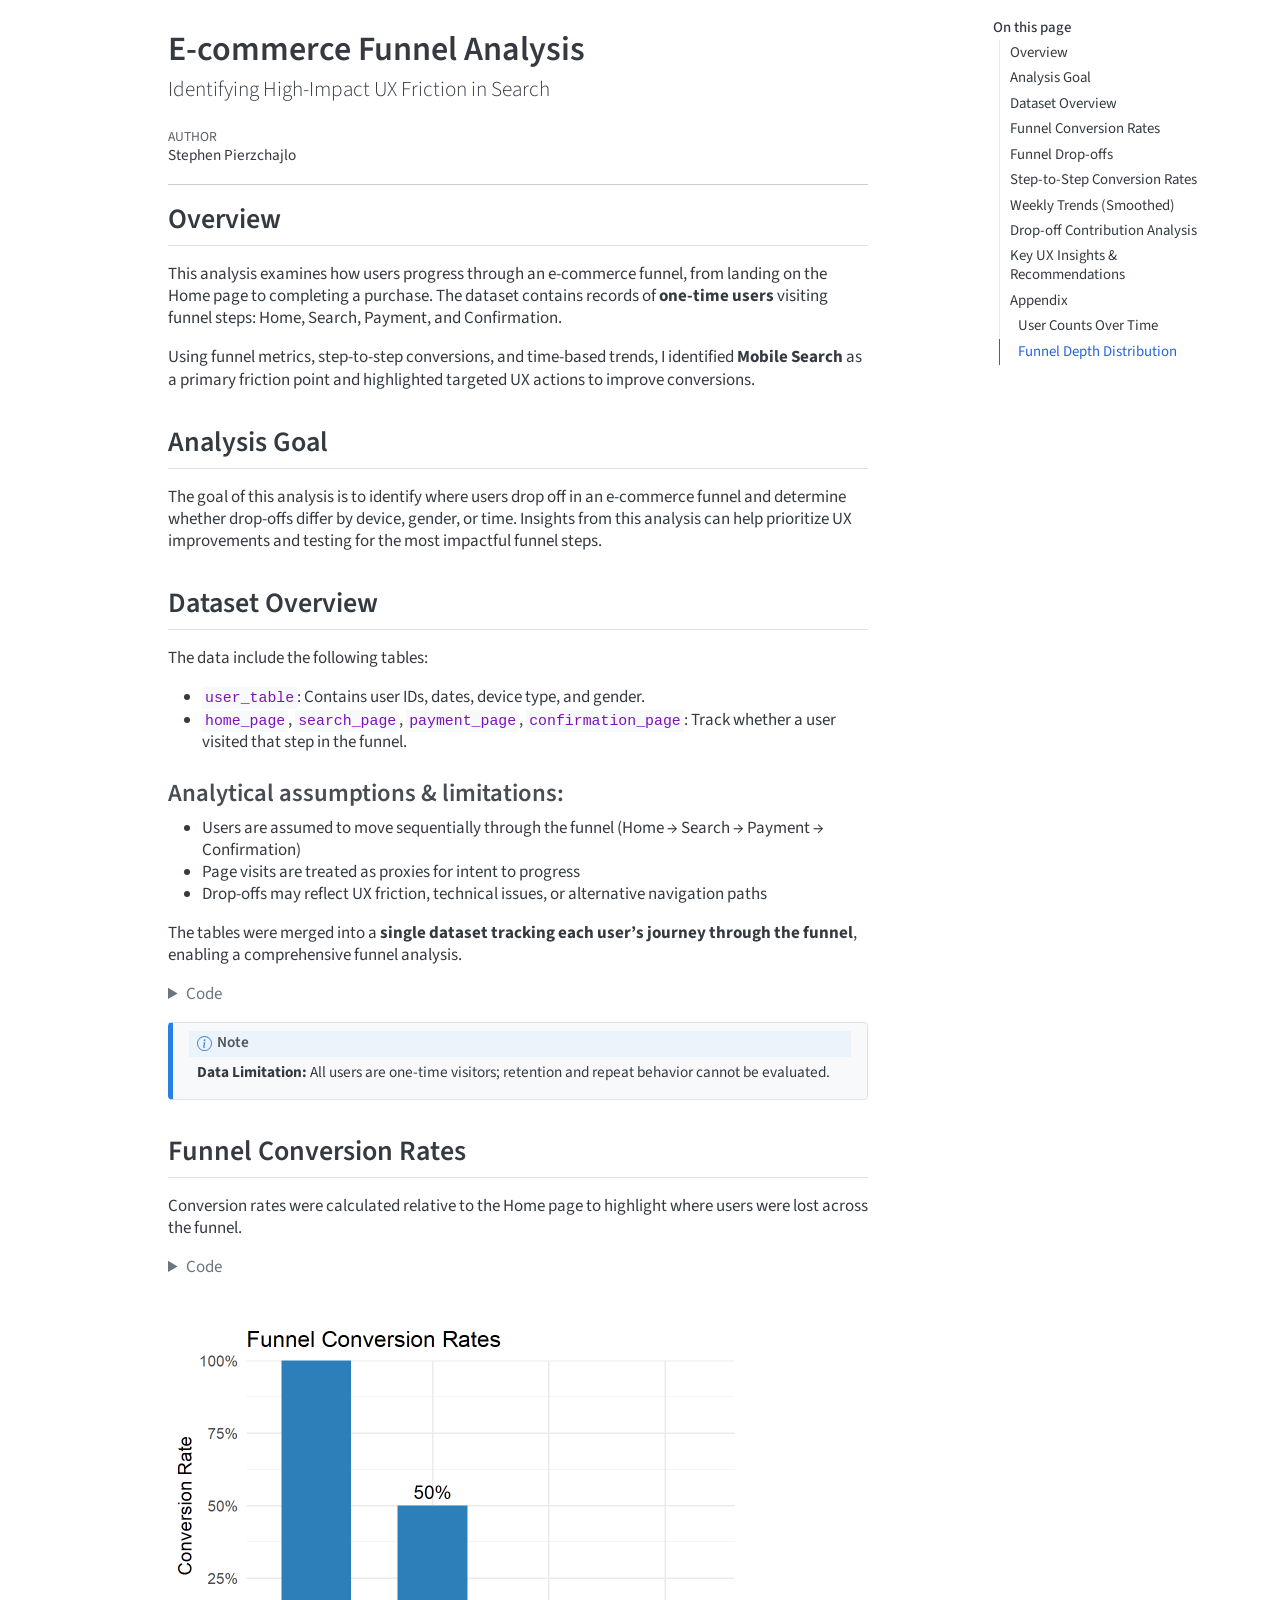
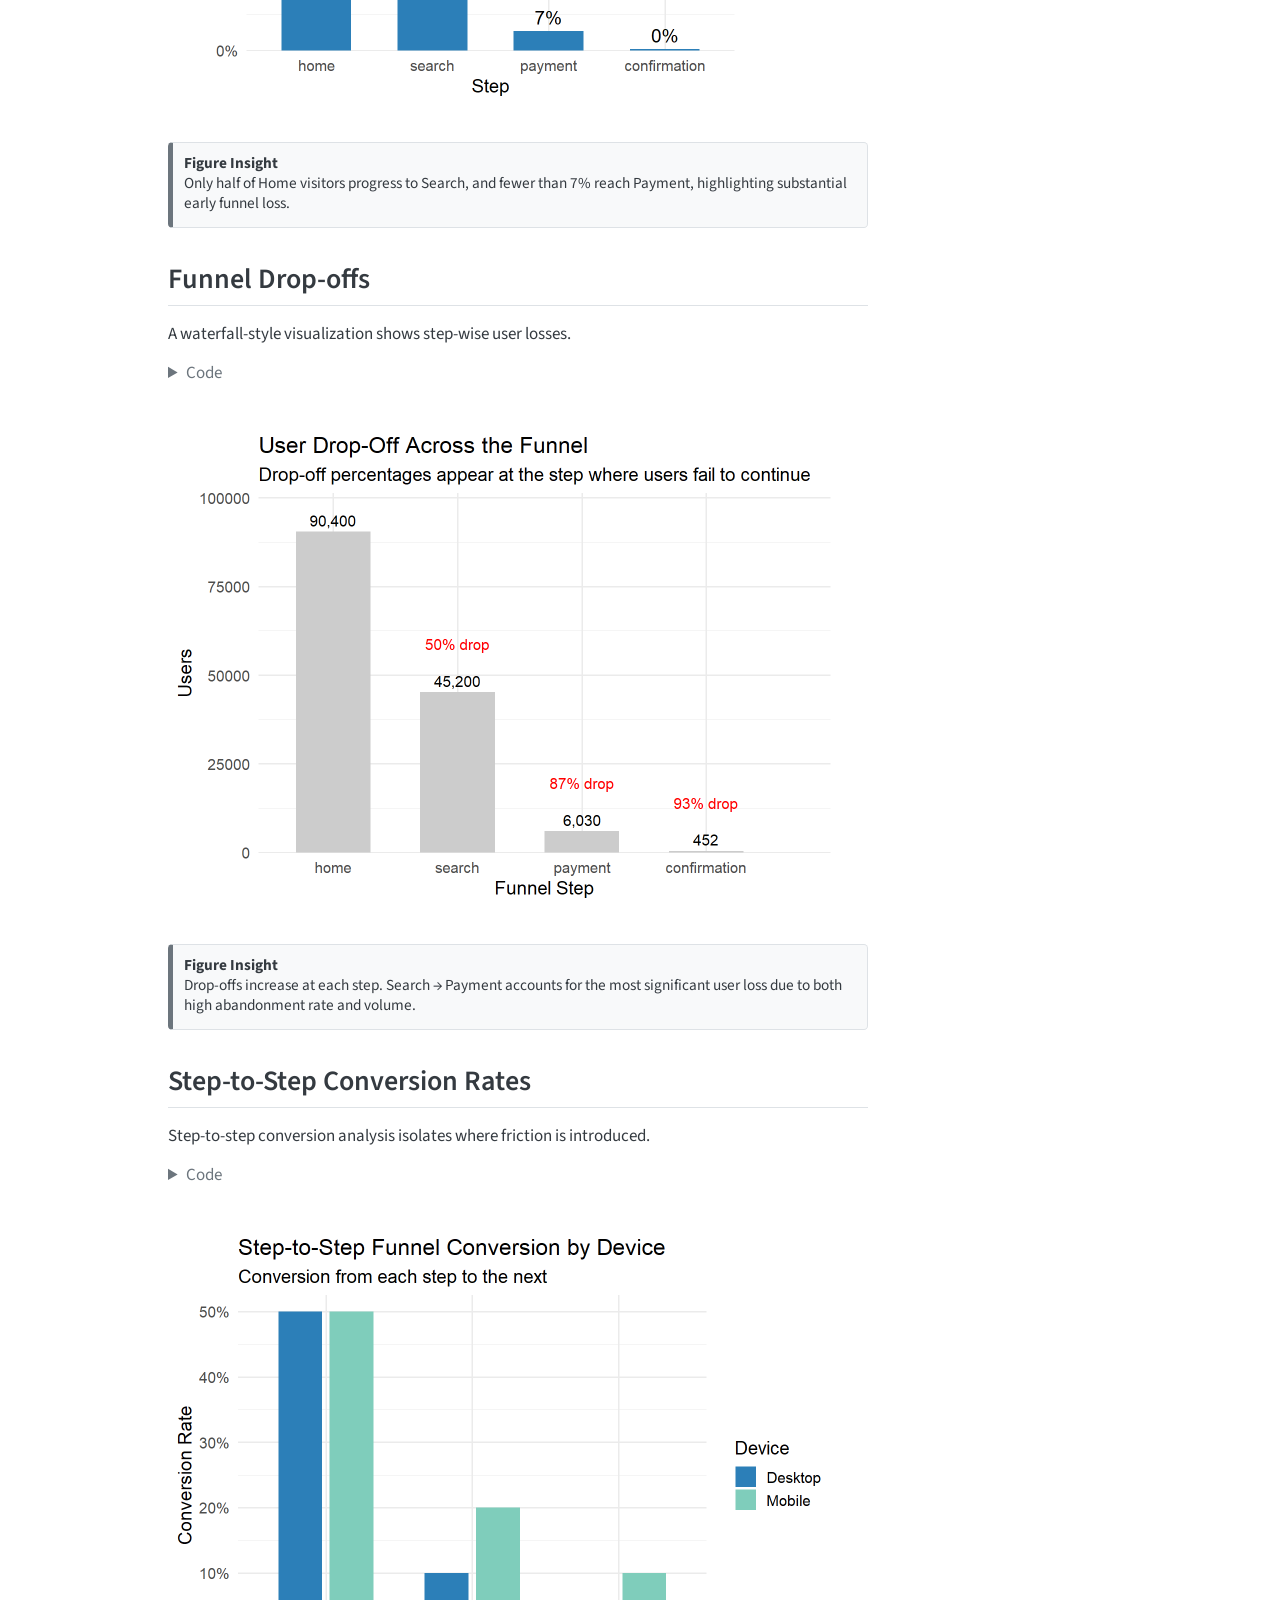
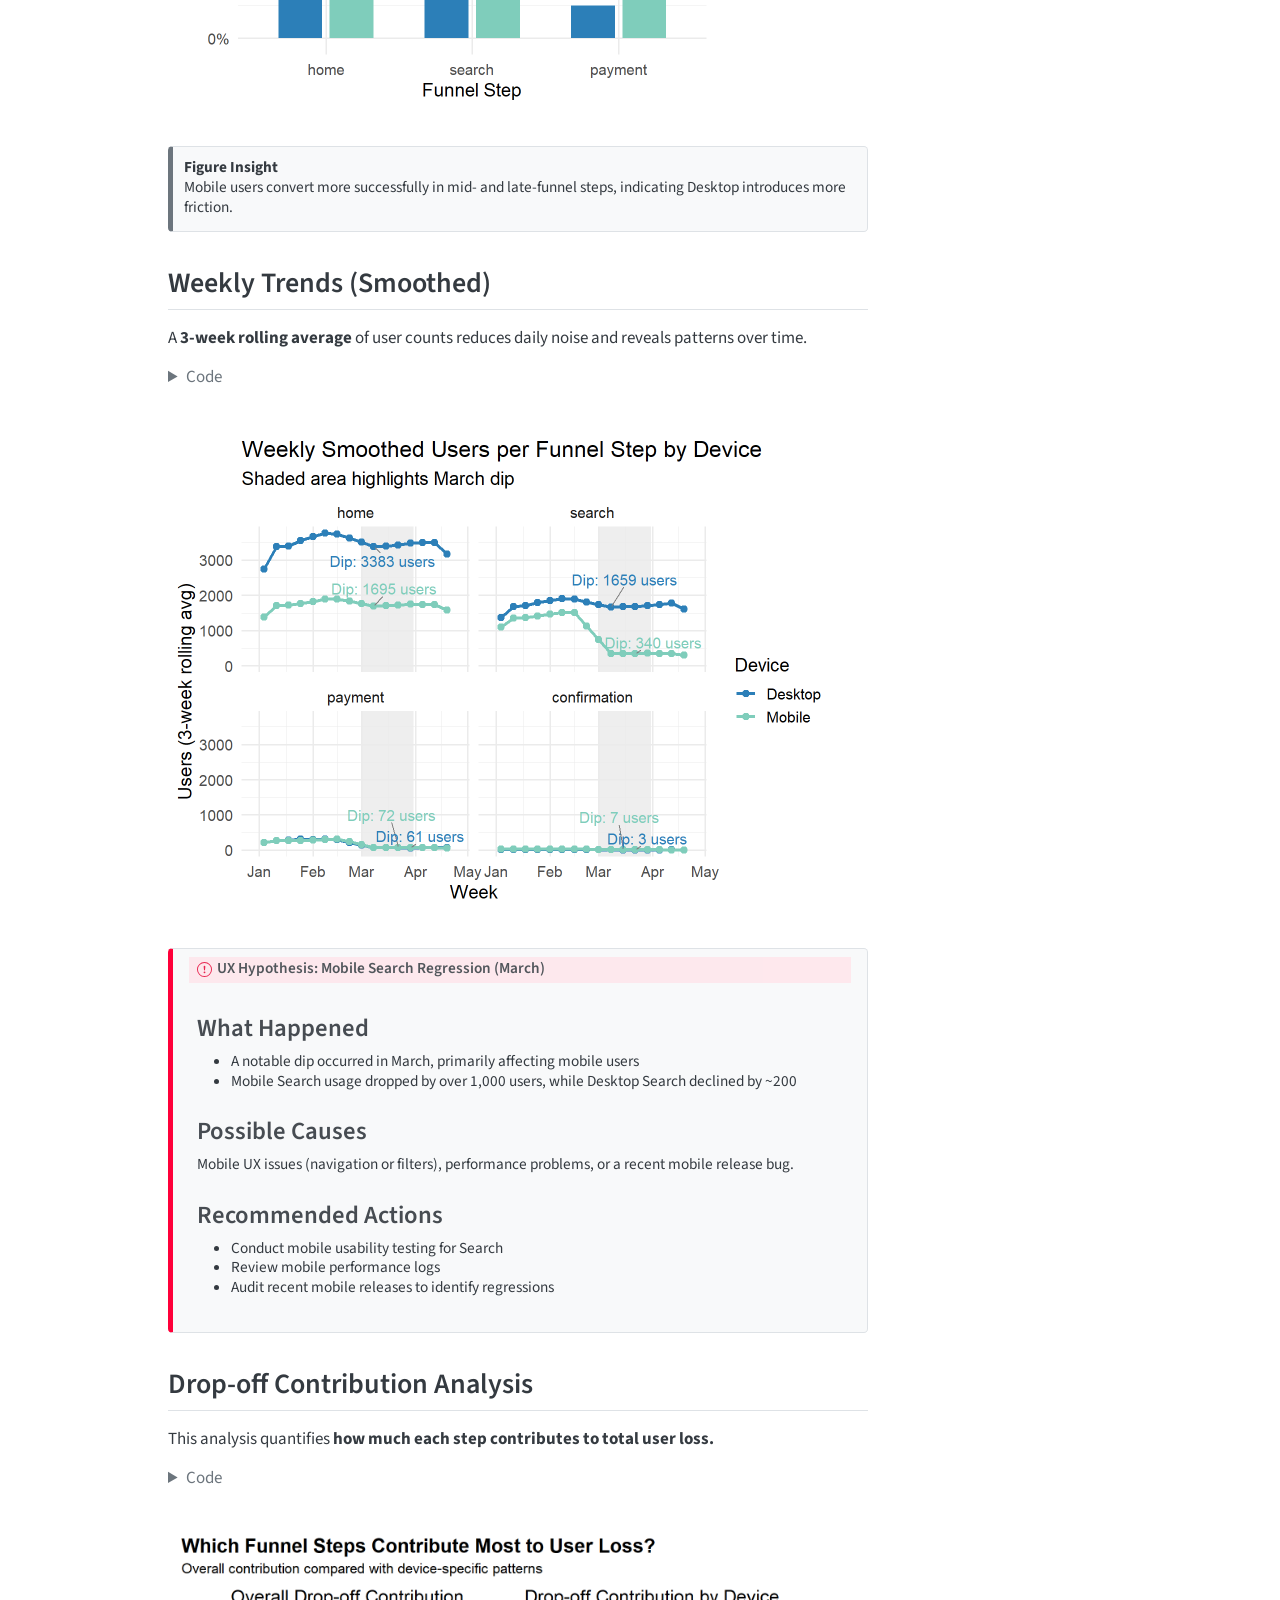
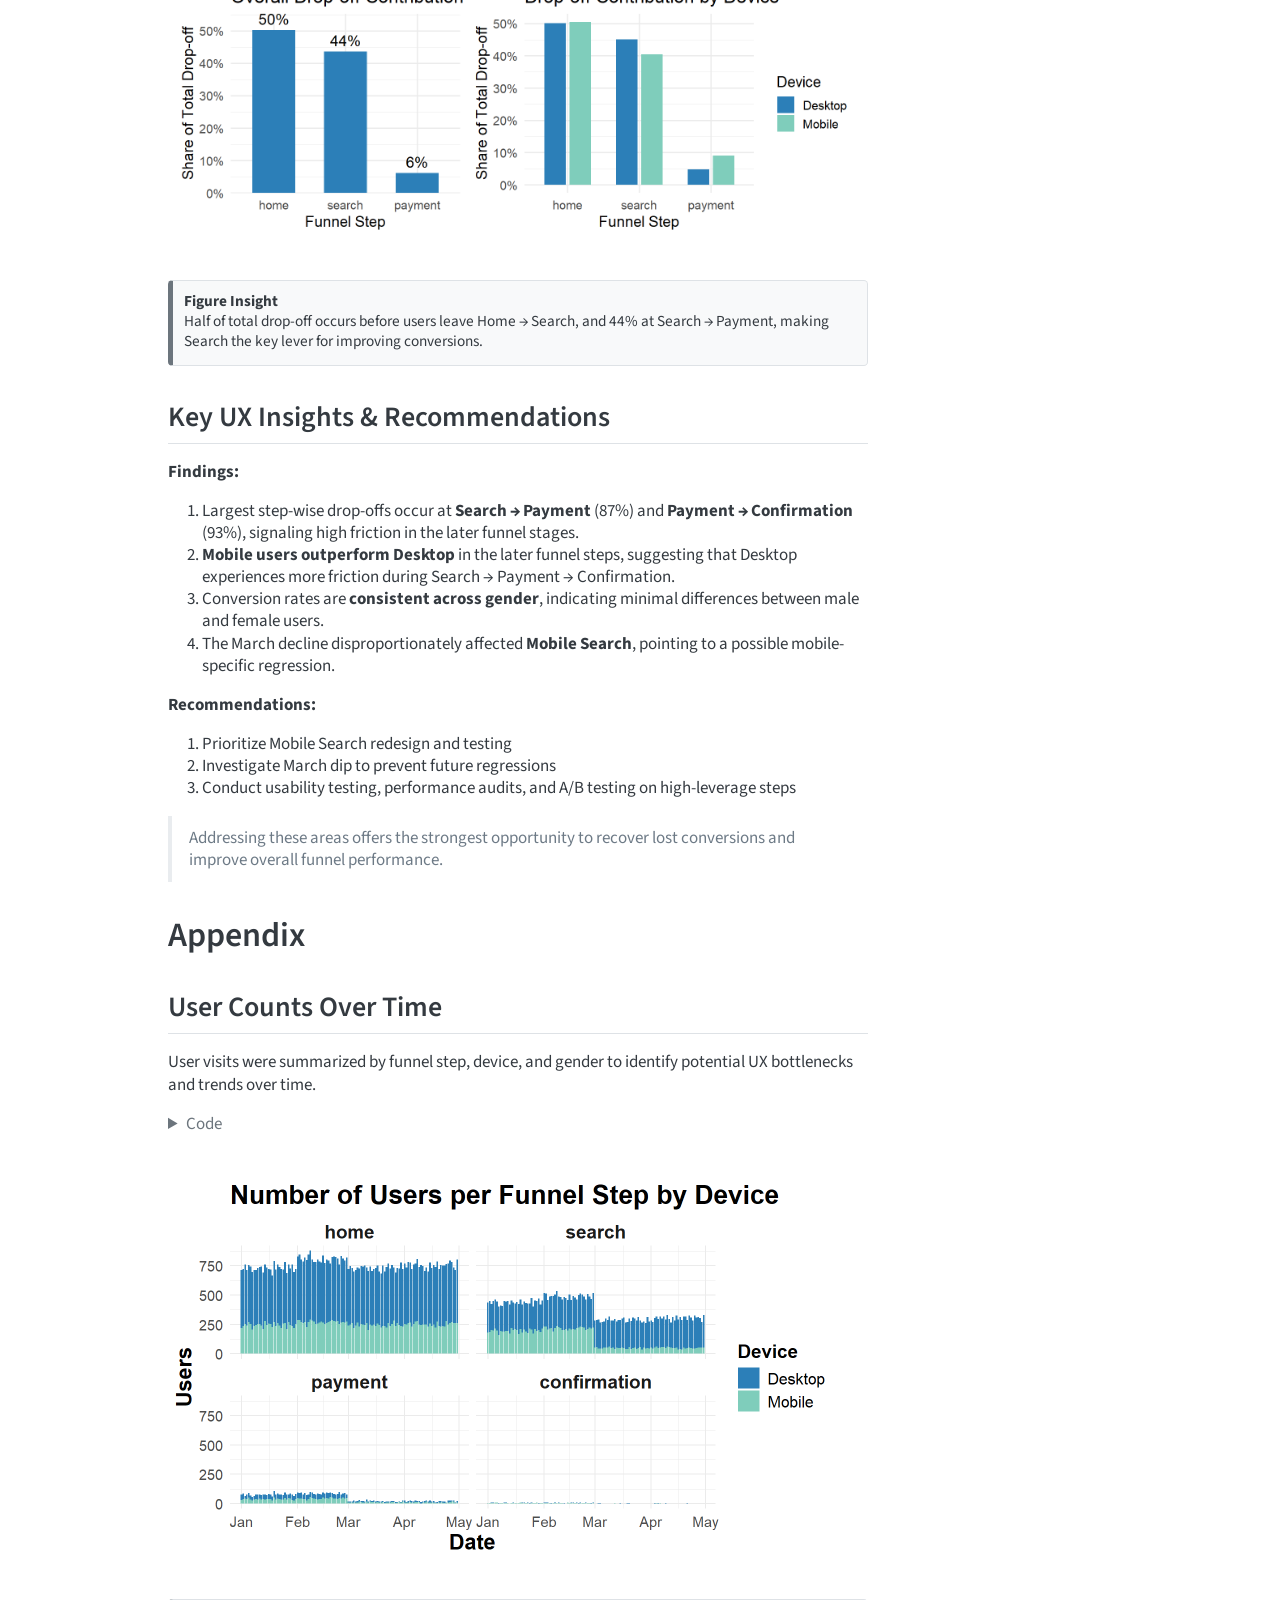
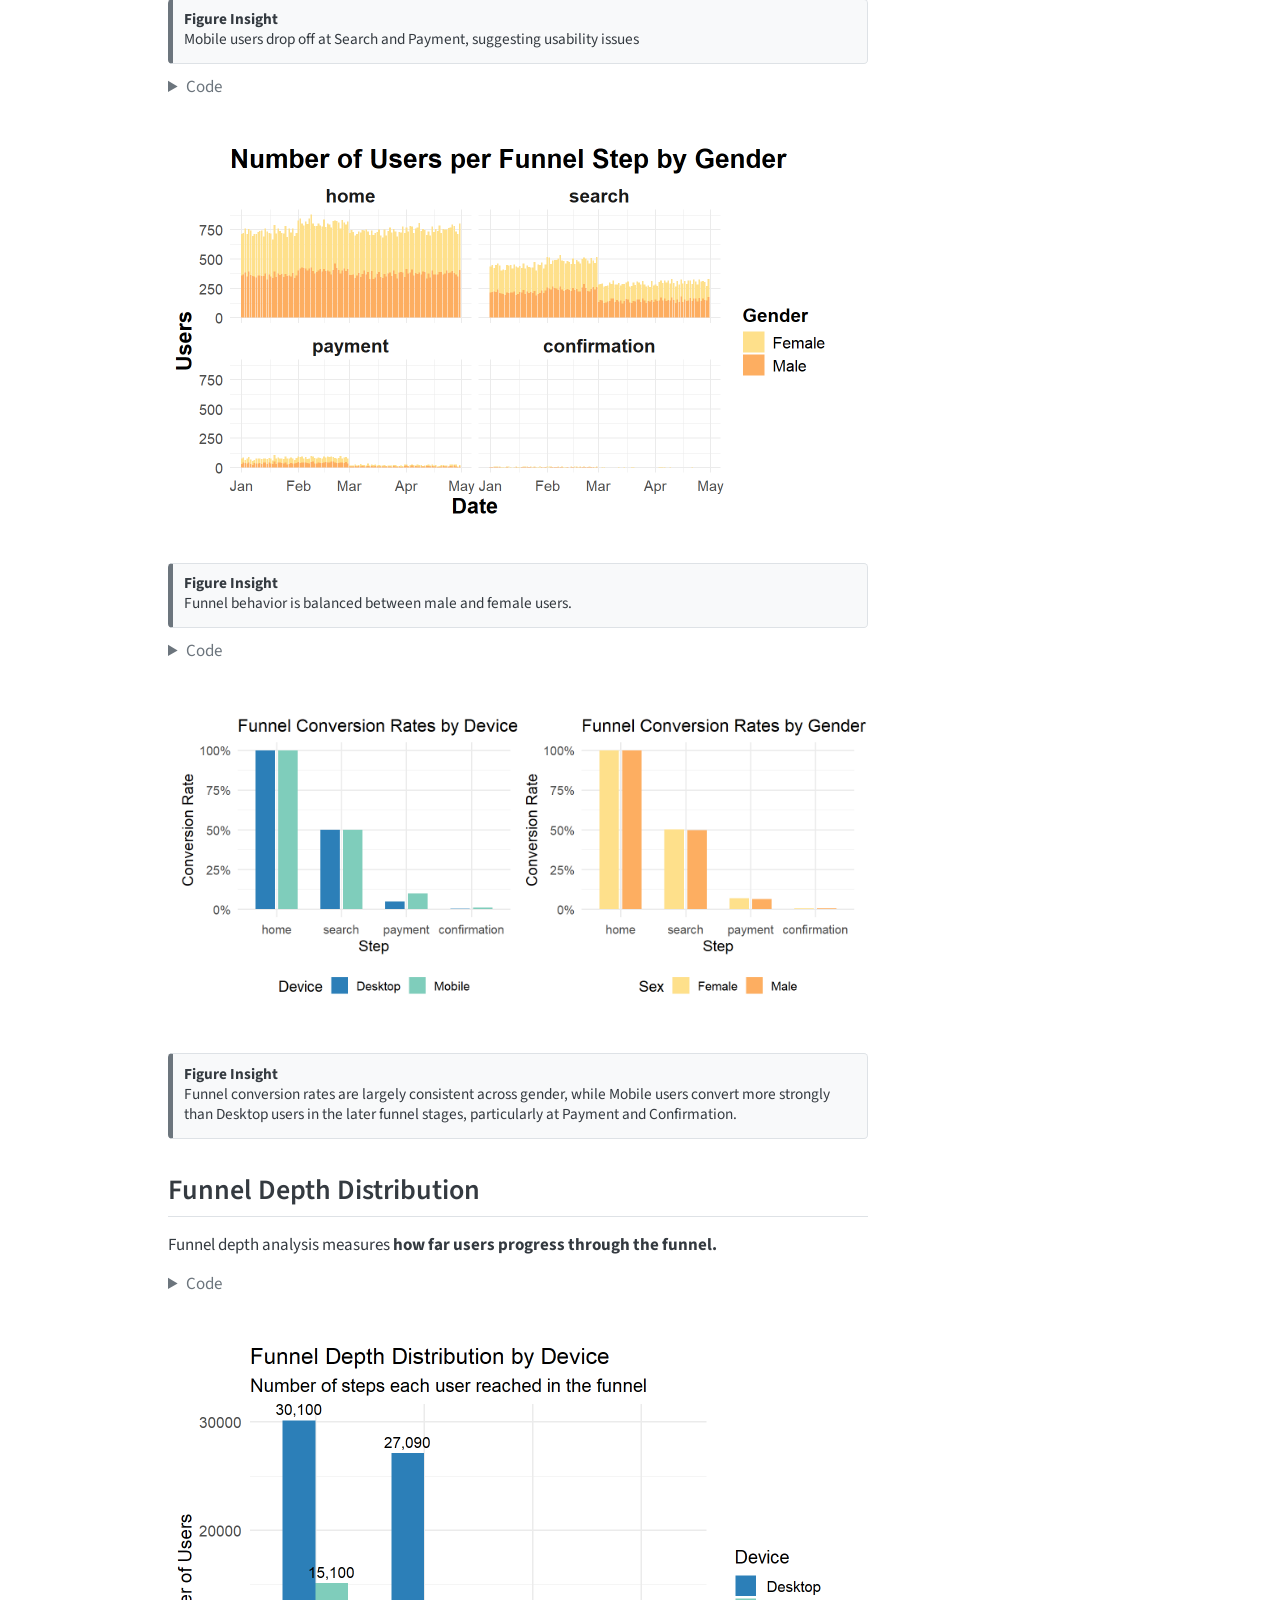
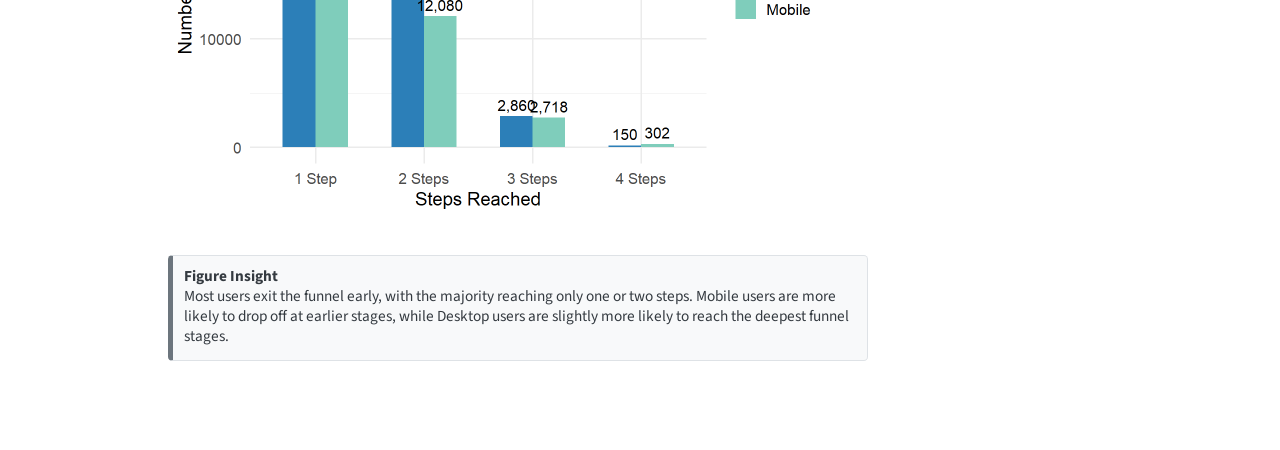
<file: docs/index.html>
<!DOCTYPE html>
<html xmlns="http://www.w3.org/1999/xhtml" lang="en" xml:lang="en"><head>

<meta charset="utf-8">
<meta name="generator" content="quarto-1.5.57">

<meta name="viewport" content="width=device-width, initial-scale=1.0, user-scalable=yes">

<meta name="author" content="Stephen Pierzchajlo">

<title>E-commerce Funnel Analysis – UX Portfolio – Hotel Review Analysis</title>
<style>
code{white-space: pre-wrap;}
span.smallcaps{font-variant: small-caps;}
div.columns{display: flex; gap: min(4vw, 1.5em);}
div.column{flex: auto; overflow-x: auto;}
div.hanging-indent{margin-left: 1.5em; text-indent: -1.5em;}
ul.task-list{list-style: none;}
ul.task-list li input[type="checkbox"] {
  width: 0.8em;
  margin: 0 0.8em 0.2em -1em; /* quarto-specific, see https://github.com/quarto-dev/quarto-cli/issues/4556 */ 
  vertical-align: middle;
}
/* CSS for syntax highlighting */
pre > code.sourceCode { white-space: pre; position: relative; }
pre > code.sourceCode > span { line-height: 1.25; }
pre > code.sourceCode > span:empty { height: 1.2em; }
.sourceCode { overflow: visible; }
code.sourceCode > span { color: inherit; text-decoration: inherit; }
div.sourceCode { margin: 1em 0; }
pre.sourceCode { margin: 0; }
@media screen {
div.sourceCode { overflow: auto; }
}
@media print {
pre > code.sourceCode { white-space: pre-wrap; }
pre > code.sourceCode > span { display: inline-block; text-indent: -5em; padding-left: 5em; }
}
pre.numberSource code
  { counter-reset: source-line 0; }
pre.numberSource code > span
  { position: relative; left: -4em; counter-increment: source-line; }
pre.numberSource code > span > a:first-child::before
  { content: counter(source-line);
    position: relative; left: -1em; text-align: right; vertical-align: baseline;
    border: none; display: inline-block;
    -webkit-touch-callout: none; -webkit-user-select: none;
    -khtml-user-select: none; -moz-user-select: none;
    -ms-user-select: none; user-select: none;
    padding: 0 4px; width: 4em;
  }
pre.numberSource { margin-left: 3em;  padding-left: 4px; }
div.sourceCode
  {   }
@media screen {
pre > code.sourceCode > span > a:first-child::before { text-decoration: underline; }
}
</style>


<script src="site_libs/quarto-nav/quarto-nav.js"></script>
<script src="site_libs/clipboard/clipboard.min.js"></script>
<script src="site_libs/quarto-search/autocomplete.umd.js"></script>
<script src="site_libs/quarto-search/fuse.min.js"></script>
<script src="site_libs/quarto-search/quarto-search.js"></script>
<meta name="quarto:offset" content="./">
<script src="site_libs/quarto-html/quarto.js"></script>
<script src="site_libs/quarto-html/popper.min.js"></script>
<script src="site_libs/quarto-html/tippy.umd.min.js"></script>
<script src="site_libs/quarto-html/anchor.min.js"></script>
<link href="site_libs/quarto-html/tippy.css" rel="stylesheet">
<link href="site_libs/quarto-html/quarto-syntax-highlighting.css" rel="stylesheet" id="quarto-text-highlighting-styles">
<script src="site_libs/bootstrap/bootstrap.min.js"></script>
<link href="site_libs/bootstrap/bootstrap-icons.css" rel="stylesheet">
<link href="site_libs/bootstrap/bootstrap.min.css" rel="stylesheet" id="quarto-bootstrap" data-mode="light">
<script id="quarto-search-options" type="application/json">{
  "location": "sidebar",
  "copy-button": false,
  "collapse-after": 3,
  "panel-placement": "start",
  "type": "textbox",
  "limit": 50,
  "keyboard-shortcut": [
    "f",
    "/",
    "s"
  ],
  "show-item-context": false,
  "language": {
    "search-no-results-text": "No results",
    "search-matching-documents-text": "matching documents",
    "search-copy-link-title": "Copy link to search",
    "search-hide-matches-text": "Hide additional matches",
    "search-more-match-text": "more match in this document",
    "search-more-matches-text": "more matches in this document",
    "search-clear-button-title": "Clear",
    "search-text-placeholder": "",
    "search-detached-cancel-button-title": "Cancel",
    "search-submit-button-title": "Submit",
    "search-label": "Search"
  }
}</script>


<link rel="stylesheet" href="styles.css">
</head>

<body>

<div id="quarto-search-results"></div>
<!-- content -->
<div id="quarto-content" class="quarto-container page-columns page-rows-contents page-layout-article">
<!-- sidebar -->
<!-- margin-sidebar -->
    <div id="quarto-margin-sidebar" class="sidebar margin-sidebar">
        <nav id="TOC" role="doc-toc" class="toc-active">
    <h2 id="toc-title">On this page</h2>
   
  <ul>
  <li><a href="#overview" id="toc-overview" class="nav-link active" data-scroll-target="#overview">Overview</a></li>
  <li><a href="#analysis-goal" id="toc-analysis-goal" class="nav-link" data-scroll-target="#analysis-goal">Analysis Goal</a></li>
  <li><a href="#dataset-overview" id="toc-dataset-overview" class="nav-link" data-scroll-target="#dataset-overview">Dataset Overview</a>
  <ul class="collapse">
  <li><a href="#analytical-assumptions-limitations" id="toc-analytical-assumptions-limitations" class="nav-link" data-scroll-target="#analytical-assumptions-limitations">Analytical assumptions &amp; limitations:</a></li>
  </ul></li>
  <li><a href="#funnel-conversion-rates" id="toc-funnel-conversion-rates" class="nav-link" data-scroll-target="#funnel-conversion-rates">Funnel Conversion Rates</a></li>
  <li><a href="#funnel-drop-offs" id="toc-funnel-drop-offs" class="nav-link" data-scroll-target="#funnel-drop-offs">Funnel Drop-offs</a></li>
  <li><a href="#step-to-step-conversion-rates" id="toc-step-to-step-conversion-rates" class="nav-link" data-scroll-target="#step-to-step-conversion-rates">Step-to-Step Conversion Rates</a></li>
  <li><a href="#weekly-trends-smoothed" id="toc-weekly-trends-smoothed" class="nav-link" data-scroll-target="#weekly-trends-smoothed">Weekly Trends (Smoothed)</a></li>
  <li><a href="#drop-off-contribution-analysis" id="toc-drop-off-contribution-analysis" class="nav-link" data-scroll-target="#drop-off-contribution-analysis">Drop-off Contribution Analysis</a></li>
  <li><a href="#key-ux-insights-recommendations" id="toc-key-ux-insights-recommendations" class="nav-link" data-scroll-target="#key-ux-insights-recommendations">Key UX Insights &amp; Recommendations</a></li>
  <li><a href="#appendix" id="toc-appendix" class="nav-link" data-scroll-target="#appendix">Appendix</a>
  <ul class="collapse">
  <li><a href="#user-counts-over-time" id="toc-user-counts-over-time" class="nav-link" data-scroll-target="#user-counts-over-time">User Counts Over Time</a></li>
  <li><a href="#funnel-depth-distribution" id="toc-funnel-depth-distribution" class="nav-link" data-scroll-target="#funnel-depth-distribution">Funnel Depth Distribution</a></li>
  </ul></li>
  </ul>
</nav>
    </div>
<!-- main -->
<main class="content" id="quarto-document-content">

<header id="title-block-header" class="quarto-title-block default">
<div class="quarto-title">
<h1 class="title">E-commerce Funnel Analysis</h1>
<p class="subtitle lead">Identifying High-Impact UX Friction in Search</p>
</div>



<div class="quarto-title-meta">

    <div>
    <div class="quarto-title-meta-heading">Author</div>
    <div class="quarto-title-meta-contents">
             <p>Stephen Pierzchajlo </p>
          </div>
  </div>
    
  
    
  </div>
  


</header>


<style>
.figure img {
  margin-bottom: 0;
}
.figure p.caption {
  margin-bottom: 0.05em;
}
</style>
<style>
.callout {
  border-left: 4px solid #6c757d;
  background-color: #f8f9fa;
  padding: 8px 16px;
  font-size: 0.95em;
  margin: 12px 0; 
}

.callout-figure {
  border-color: #6c757d;
}

.callout-design {
  border-color: #2c7fb8;
  background-color: #f5f9fc;
}

.callout-method {
  border-color: #4daf4a;
  background-color: #f6fbf7;
}

.callout-warning {
  border-color: #ff7f00;
  background-color: #fff8f0;
}
</style>
<hr>
<section id="overview" class="level2">
<h2 class="anchored" data-anchor-id="overview">Overview</h2>
<p>This analysis examines how users progress through an e-commerce funnel, from landing on the Home page to completing a purchase. The dataset contains records of <strong>one-time users</strong> visiting funnel steps: Home, Search, Payment, and Confirmation.</p>
<p>Using funnel metrics, step-to-step conversions, and time-based trends, I identified <strong>Mobile Search</strong> as a primary friction point and highlighted targeted UX actions to improve conversions.</p>
</section>
<section id="analysis-goal" class="level2">
<h2 class="anchored" data-anchor-id="analysis-goal">Analysis Goal</h2>
<p>The goal of this analysis is to identify where users drop off in an e-commerce funnel and determine whether drop-offs differ by device, gender, or time. Insights from this analysis can help prioritize UX improvements and testing for the most impactful funnel steps.</p>
</section>
<section id="dataset-overview" class="level2">
<h2 class="anchored" data-anchor-id="dataset-overview">Dataset Overview</h2>
<p>The data include the following tables:</p>
<ul>
<li><code>user_table</code>: Contains user IDs, dates, device type, and gender.</li>
<li><code>home_page</code>, <code>search_page</code>, <code>payment_page</code>, <code>confirmation_page</code>: Track whether a user visited that step in the funnel.</li>
</ul>
<section id="analytical-assumptions-limitations" class="level3">
<h3 class="anchored" data-anchor-id="analytical-assumptions-limitations">Analytical assumptions &amp; limitations:</h3>
<ul>
<li>Users are assumed to move sequentially through the funnel (Home → Search → Payment → Confirmation)</li>
<li>Page visits are treated as proxies for intent to progress</li>
<li>Drop-offs may reflect UX friction, technical issues, or alternative navigation paths</li>
</ul>
<p>The tables were merged into a <strong>single dataset tracking each user’s journey through the funnel</strong>, enabling a comprehensive funnel analysis.</p>
<div class="cell">
<details class="code-fold">
<summary>Code</summary>
<div class="sourceCode cell-code" id="cb1"><pre class="sourceCode r code-with-copy"><code class="sourceCode r"><span id="cb1-1"><a href="#cb1-1" aria-hidden="true" tabindex="-1"></a><span class="co"># Load libraries</span></span>
<span id="cb1-2"><a href="#cb1-2" aria-hidden="true" tabindex="-1"></a><span class="fu">library</span>(tidyverse)</span>
<span id="cb1-3"><a href="#cb1-3" aria-hidden="true" tabindex="-1"></a><span class="fu">library</span>(lubridate)</span>
<span id="cb1-4"><a href="#cb1-4" aria-hidden="true" tabindex="-1"></a><span class="fu">library</span>(ggrepel)</span>
<span id="cb1-5"><a href="#cb1-5" aria-hidden="true" tabindex="-1"></a><span class="fu">library</span>(scales)</span>
<span id="cb1-6"><a href="#cb1-6" aria-hidden="true" tabindex="-1"></a><span class="fu">library</span>(zoo)</span>
<span id="cb1-7"><a href="#cb1-7" aria-hidden="true" tabindex="-1"></a><span class="fu">library</span>(ggplot2)</span>
<span id="cb1-8"><a href="#cb1-8" aria-hidden="true" tabindex="-1"></a><span class="fu">library</span>(patchwork)</span>
<span id="cb1-9"><a href="#cb1-9" aria-hidden="true" tabindex="-1"></a></span>
<span id="cb1-10"><a href="#cb1-10" aria-hidden="true" tabindex="-1"></a><span class="co"># Device colors</span></span>
<span id="cb1-11"><a href="#cb1-11" aria-hidden="true" tabindex="-1"></a>device_colors <span class="ot">&lt;-</span> <span class="fu">c</span>(<span class="st">"Desktop"</span> <span class="ot">=</span> <span class="st">"#2c7fb8"</span>, <span class="st">"Mobile"</span> <span class="ot">=</span> <span class="st">"#7fcdbb"</span>)</span>
<span id="cb1-12"><a href="#cb1-12" aria-hidden="true" tabindex="-1"></a><span class="co"># Gender colors</span></span>
<span id="cb1-13"><a href="#cb1-13" aria-hidden="true" tabindex="-1"></a>gender_colors <span class="ot">&lt;-</span> <span class="fu">c</span>(<span class="st">"Male"</span> <span class="ot">=</span> <span class="st">"#fdae61"</span>, <span class="st">"Female"</span> <span class="ot">=</span> <span class="st">"#fee08b"</span>)</span>
<span id="cb1-14"><a href="#cb1-14" aria-hidden="true" tabindex="-1"></a></span>
<span id="cb1-15"><a href="#cb1-15" aria-hidden="true" tabindex="-1"></a><span class="co"># Load CSVs</span></span>
<span id="cb1-16"><a href="#cb1-16" aria-hidden="true" tabindex="-1"></a>home_page <span class="ot">&lt;-</span> <span class="fu">read.csv</span>(<span class="st">"home_page_table.csv"</span>)</span>
<span id="cb1-17"><a href="#cb1-17" aria-hidden="true" tabindex="-1"></a>search_page <span class="ot">&lt;-</span> <span class="fu">read.csv</span>(<span class="st">"search_page_table.csv"</span>)</span>
<span id="cb1-18"><a href="#cb1-18" aria-hidden="true" tabindex="-1"></a>payment_page <span class="ot">&lt;-</span> <span class="fu">read.csv</span>(<span class="st">"payment_page_table.csv"</span>)</span>
<span id="cb1-19"><a href="#cb1-19" aria-hidden="true" tabindex="-1"></a>confirmation_page <span class="ot">&lt;-</span> <span class="fu">read.csv</span>(<span class="st">"payment_confirmation_table.csv"</span>)</span>
<span id="cb1-20"><a href="#cb1-20" aria-hidden="true" tabindex="-1"></a>user_table <span class="ot">&lt;-</span> <span class="fu">read.csv</span>(<span class="st">"user_table.csv"</span>)</span>
<span id="cb1-21"><a href="#cb1-21" aria-hidden="true" tabindex="-1"></a></span>
<span id="cb1-22"><a href="#cb1-22" aria-hidden="true" tabindex="-1"></a><span class="co"># Merge all pages</span></span>
<span id="cb1-23"><a href="#cb1-23" aria-hidden="true" tabindex="-1"></a>df <span class="ot">&lt;-</span> user_table <span class="sc">%&gt;%</span></span>
<span id="cb1-24"><a href="#cb1-24" aria-hidden="true" tabindex="-1"></a><span class="fu">left_join</span>(home_page, <span class="at">by =</span> <span class="st">"user_id"</span>) <span class="sc">%&gt;%</span></span>
<span id="cb1-25"><a href="#cb1-25" aria-hidden="true" tabindex="-1"></a><span class="fu">left_join</span>(search_page, <span class="at">by =</span> <span class="st">"user_id"</span>) <span class="sc">%&gt;%</span></span>
<span id="cb1-26"><a href="#cb1-26" aria-hidden="true" tabindex="-1"></a><span class="fu">left_join</span>(payment_page, <span class="at">by =</span> <span class="st">"user_id"</span>) <span class="sc">%&gt;%</span></span>
<span id="cb1-27"><a href="#cb1-27" aria-hidden="true" tabindex="-1"></a><span class="fu">left_join</span>(confirmation_page, <span class="at">by =</span> <span class="st">"user_id"</span>)</span>
<span id="cb1-28"><a href="#cb1-28" aria-hidden="true" tabindex="-1"></a></span>
<span id="cb1-29"><a href="#cb1-29" aria-hidden="true" tabindex="-1"></a><span class="co"># Rename page columns</span></span>
<span id="cb1-30"><a href="#cb1-30" aria-hidden="true" tabindex="-1"></a><span class="fu">colnames</span>(df)[<span class="dv">5</span><span class="sc">:</span><span class="dv">8</span>] <span class="ot">&lt;-</span> <span class="fu">c</span>(<span class="st">"home"</span>,<span class="st">"search"</span>,<span class="st">"payment"</span>,<span class="st">"confirmation"</span>)</span>
<span id="cb1-31"><a href="#cb1-31" aria-hidden="true" tabindex="-1"></a></span>
<span id="cb1-32"><a href="#cb1-32" aria-hidden="true" tabindex="-1"></a><span class="co"># Convert date</span></span>
<span id="cb1-33"><a href="#cb1-33" aria-hidden="true" tabindex="-1"></a>df <span class="ot">&lt;-</span> df <span class="sc">%&gt;%</span> <span class="fu">mutate</span>(<span class="at">date =</span> <span class="fu">as.Date</span>(date))</span>
<span id="cb1-34"><a href="#cb1-34" aria-hidden="true" tabindex="-1"></a></span>
<span id="cb1-35"><a href="#cb1-35" aria-hidden="true" tabindex="-1"></a><span class="co"># Reshape data from wide to long format so each row represents one user at one funnel step</span></span>
<span id="cb1-36"><a href="#cb1-36" aria-hidden="true" tabindex="-1"></a>df_long <span class="ot">&lt;-</span> df <span class="sc">%&gt;%</span></span>
<span id="cb1-37"><a href="#cb1-37" aria-hidden="true" tabindex="-1"></a>  <span class="fu">pivot_longer</span>(<span class="at">cols =</span> <span class="fu">c</span>(home, search, payment, confirmation),</span>
<span id="cb1-38"><a href="#cb1-38" aria-hidden="true" tabindex="-1"></a>               <span class="at">names_to =</span> <span class="st">"step"</span>,</span>
<span id="cb1-39"><a href="#cb1-39" aria-hidden="true" tabindex="-1"></a>               <span class="at">values_to =</span> <span class="st">"page"</span>) <span class="sc">%&gt;%</span></span>
<span id="cb1-40"><a href="#cb1-40" aria-hidden="true" tabindex="-1"></a>  <span class="fu">filter</span>(<span class="sc">!</span><span class="fu">is.na</span>(page)) <span class="sc">%&gt;%</span></span>
<span id="cb1-41"><a href="#cb1-41" aria-hidden="true" tabindex="-1"></a>  <span class="fu">mutate</span>(<span class="at">step =</span> <span class="fu">factor</span>(step, <span class="at">levels =</span> <span class="fu">c</span>(<span class="st">"home"</span>,<span class="st">"search"</span>,<span class="st">"payment"</span>,<span class="st">"confirmation"</span>)))</span></code><button title="Copy to Clipboard" class="code-copy-button"><i class="bi"></i></button></pre></div>
</details>
</div>
<div class="callout callout-style-default callout-note callout-titled">
<div class="callout-header d-flex align-content-center">
<div class="callout-icon-container">
<i class="callout-icon"></i>
</div>
<div class="callout-title-container flex-fill">
Note
</div>
</div>
<div class="callout-body-container callout-body">
<p><strong>Data Limitation:</strong> All users are one-time visitors; retention and repeat behavior cannot be evaluated.</p>
</div>
</div>
</section>
</section>
<section id="funnel-conversion-rates" class="level2">
<h2 class="anchored" data-anchor-id="funnel-conversion-rates">Funnel Conversion Rates</h2>
<p>Conversion rates were calculated relative to the Home page to highlight where users were lost across the funnel.</p>
<div class="cell">
<details class="code-fold">
<summary>Code</summary>
<div class="sourceCode cell-code" id="cb2"><pre class="sourceCode r code-with-copy"><code class="sourceCode r"><span id="cb2-1"><a href="#cb2-1" aria-hidden="true" tabindex="-1"></a><span class="co"># Calculate total users and conversion rate at each funnel step</span></span>
<span id="cb2-2"><a href="#cb2-2" aria-hidden="true" tabindex="-1"></a>conversion_summary <span class="ot">&lt;-</span> df_long <span class="sc">%&gt;%</span></span>
<span id="cb2-3"><a href="#cb2-3" aria-hidden="true" tabindex="-1"></a>  <span class="fu">group_by</span>(step) <span class="sc">%&gt;%</span></span>
<span id="cb2-4"><a href="#cb2-4" aria-hidden="true" tabindex="-1"></a>  <span class="fu">summarise</span>(<span class="at">users =</span> <span class="fu">n_distinct</span>(user_id)) <span class="sc">%&gt;%</span></span>
<span id="cb2-5"><a href="#cb2-5" aria-hidden="true" tabindex="-1"></a>  <span class="fu">arrange</span>(<span class="fu">match</span>(step, <span class="fu">c</span>(<span class="st">"home"</span>,<span class="st">"search"</span>,<span class="st">"payment"</span>,<span class="st">"confirmation"</span>))) <span class="sc">%&gt;%</span></span>
<span id="cb2-6"><a href="#cb2-6" aria-hidden="true" tabindex="-1"></a>  <span class="fu">mutate</span>(<span class="at">conversion_rate =</span> users <span class="sc">/</span> <span class="fu">max</span>(users), <span class="at">step =</span> <span class="fu">factor</span>(step, <span class="at">levels =</span> <span class="fu">c</span>(<span class="st">"home"</span>,<span class="st">"search"</span>,<span class="st">"payment"</span>,<span class="st">"confirmation"</span>)))</span>
<span id="cb2-7"><a href="#cb2-7" aria-hidden="true" tabindex="-1"></a></span>
<span id="cb2-8"><a href="#cb2-8" aria-hidden="true" tabindex="-1"></a><span class="co"># Plot funnel conversion rates as a bar chart with percentage labels</span></span>
<span id="cb2-9"><a href="#cb2-9" aria-hidden="true" tabindex="-1"></a><span class="fu">ggplot</span>(conversion_summary, <span class="fu">aes</span>(<span class="at">x =</span> step, <span class="at">y =</span> conversion_rate)) <span class="sc">+</span></span>
<span id="cb2-10"><a href="#cb2-10" aria-hidden="true" tabindex="-1"></a>  <span class="fu">geom_col</span>(<span class="at">fill =</span> <span class="st">"#2c7fb8"</span>, <span class="at">width =</span> <span class="fl">0.6</span>) <span class="sc">+</span></span>
<span id="cb2-11"><a href="#cb2-11" aria-hidden="true" tabindex="-1"></a>  <span class="fu">geom_text</span>(<span class="fu">aes</span>(<span class="at">label =</span> scales<span class="sc">::</span><span class="fu">percent</span>(conversion_rate, <span class="at">accuracy =</span> <span class="dv">1</span>)), <span class="at">vjust =</span> <span class="sc">-</span><span class="fl">0.5</span>, <span class="at">size =</span> <span class="dv">5</span>) <span class="sc">+</span></span>
<span id="cb2-12"><a href="#cb2-12" aria-hidden="true" tabindex="-1"></a>  <span class="fu">scale_y_continuous</span>(<span class="at">labels =</span> scales<span class="sc">::</span><span class="fu">percent_format</span>(), <span class="at">expand =</span> <span class="fu">c</span>(<span class="dv">0</span>,<span class="dv">0</span>)) <span class="sc">+</span></span>
<span id="cb2-13"><a href="#cb2-13" aria-hidden="true" tabindex="-1"></a>  <span class="fu">labs</span>(<span class="at">title =</span> <span class="st">"Funnel Conversion Rates"</span>, <span class="at">x =</span> <span class="st">"Step"</span>, <span class="at">y =</span> <span class="st">"Conversion Rate"</span>) <span class="sc">+</span></span>
<span id="cb2-14"><a href="#cb2-14" aria-hidden="true" tabindex="-1"></a>  <span class="fu">theme_minimal</span>(<span class="at">base_size =</span> <span class="dv">14</span>)</span></code><button title="Copy to Clipboard" class="code-copy-button"><i class="bi"></i></button></pre></div>
</details>
<div class="cell-output-display">
<div>
<figure class="figure">
<p><img src="index_files/figure-html/unnamed-chunk-2-1.png" class="img-fluid figure-img" width="576"></p>
</figure>
</div>
</div>
</div>
<div class="callout callout-style-simple callout-none no-icon">
<div class="callout-body d-flex">
<div class="callout-icon-container">
<i class="callout-icon no-icon"></i>
</div>
<div class="callout-body-container">
<p><strong>Figure Insight</strong><br> Only half of Home visitors progress to Search, and fewer than 7% reach Payment, highlighting substantial early funnel loss.</p>
</div>
</div>
</div>
</section>
<section id="funnel-drop-offs" class="level2">
<h2 class="anchored" data-anchor-id="funnel-drop-offs">Funnel Drop-offs</h2>
<p>A waterfall-style visualization shows step-wise user losses.</p>
<div class="cell">
<details class="code-fold">
<summary>Code</summary>
<div class="sourceCode cell-code" id="cb3"><pre class="sourceCode r code-with-copy"><code class="sourceCode r"><span id="cb3-1"><a href="#cb3-1" aria-hidden="true" tabindex="-1"></a><span class="co"># Calculate total users, drop-offs, and drop-off rates at each funnel step</span></span>
<span id="cb3-2"><a href="#cb3-2" aria-hidden="true" tabindex="-1"></a>funnel_summary <span class="ot">&lt;-</span> df_long <span class="sc">%&gt;%</span></span>
<span id="cb3-3"><a href="#cb3-3" aria-hidden="true" tabindex="-1"></a>  <span class="fu">group_by</span>(step) <span class="sc">%&gt;%</span></span>
<span id="cb3-4"><a href="#cb3-4" aria-hidden="true" tabindex="-1"></a>  <span class="fu">summarise</span>(<span class="at">users =</span> <span class="fu">n_distinct</span>(user_id), <span class="at">.groups =</span> <span class="st">"drop"</span>) <span class="sc">%&gt;%</span></span>
<span id="cb3-5"><a href="#cb3-5" aria-hidden="true" tabindex="-1"></a>  <span class="fu">mutate</span>(<span class="at">step =</span> <span class="fu">factor</span>(step, <span class="at">levels =</span> <span class="fu">c</span>(<span class="st">"home"</span>,<span class="st">"search"</span>,<span class="st">"payment"</span>,<span class="st">"confirmation"</span>))) <span class="sc">%&gt;%</span></span>
<span id="cb3-6"><a href="#cb3-6" aria-hidden="true" tabindex="-1"></a>  <span class="fu">arrange</span>(step) <span class="sc">%&gt;%</span></span>
<span id="cb3-7"><a href="#cb3-7" aria-hidden="true" tabindex="-1"></a>  <span class="fu">mutate</span>(<span class="at">next_users =</span> <span class="fu">lead</span>(users),</span>
<span id="cb3-8"><a href="#cb3-8" aria-hidden="true" tabindex="-1"></a>         <span class="at">drop_off =</span> users <span class="sc">-</span> next_users,</span>
<span id="cb3-9"><a href="#cb3-9" aria-hidden="true" tabindex="-1"></a>         <span class="at">drop_off_rate =</span> drop_off <span class="sc">/</span> users)</span>
<span id="cb3-10"><a href="#cb3-10" aria-hidden="true" tabindex="-1"></a></span>
<span id="cb3-11"><a href="#cb3-11" aria-hidden="true" tabindex="-1"></a><span class="co"># Prepare funnel data for waterfall plot, adding positions and drop-off labels</span></span>
<span id="cb3-12"><a href="#cb3-12" aria-hidden="true" tabindex="-1"></a>funnel_plot <span class="ot">&lt;-</span> funnel_summary <span class="sc">%&gt;%</span></span>
<span id="cb3-13"><a href="#cb3-13" aria-hidden="true" tabindex="-1"></a>  <span class="fu">mutate</span>(<span class="at">step_num =</span> <span class="fu">as.numeric</span>(step),</span>
<span id="cb3-14"><a href="#cb3-14" aria-hidden="true" tabindex="-1"></a>         <span class="at">next_step_num =</span> step_num <span class="sc">+</span> <span class="dv">1</span>,</span>
<span id="cb3-15"><a href="#cb3-15" aria-hidden="true" tabindex="-1"></a>         <span class="co"># Black text position</span></span>
<span id="cb3-16"><a href="#cb3-16" aria-hidden="true" tabindex="-1"></a>         <span class="at">label_y =</span> users,</span>
<span id="cb3-17"><a href="#cb3-17" aria-hidden="true" tabindex="-1"></a>         <span class="co"># Red drop-off label text</span></span>
<span id="cb3-18"><a href="#cb3-18" aria-hidden="true" tabindex="-1"></a>         <span class="at">drop_label =</span> <span class="fu">ifelse</span>(<span class="sc">!</span><span class="fu">is.na</span>(drop_off), <span class="fu">paste0</span>(<span class="fu">round</span>(drop_off_rate <span class="sc">*</span> <span class="dv">100</span>), <span class="st">"% drop"</span>), <span class="cn">NA</span>),</span>
<span id="cb3-19"><a href="#cb3-19" aria-hidden="true" tabindex="-1"></a>         <span class="co"># Red drop-off label position (above next bar's black label)</span></span>
<span id="cb3-20"><a href="#cb3-20" aria-hidden="true" tabindex="-1"></a>         <span class="at">drop_label_y =</span> <span class="fu">lead</span>(users) <span class="sc">+</span> .<span class="dv">15</span> <span class="sc">*</span> <span class="fu">max</span>(users))</span>
<span id="cb3-21"><a href="#cb3-21" aria-hidden="true" tabindex="-1"></a></span>
<span id="cb3-22"><a href="#cb3-22" aria-hidden="true" tabindex="-1"></a><span class="co"># Plot funnel drop-offs as a bar chart with percentage labels</span></span>
<span id="cb3-23"><a href="#cb3-23" aria-hidden="true" tabindex="-1"></a><span class="fu">ggplot</span>(funnel_plot) <span class="sc">+</span></span>
<span id="cb3-24"><a href="#cb3-24" aria-hidden="true" tabindex="-1"></a>  <span class="fu">geom_col</span>(<span class="fu">aes</span>(<span class="at">x =</span> step, <span class="at">y =</span> users), <span class="at">fill =</span> <span class="st">"grey80"</span>, <span class="at">width =</span> <span class="fl">0.6</span>) <span class="sc">+</span></span>
<span id="cb3-25"><a href="#cb3-25" aria-hidden="true" tabindex="-1"></a>  <span class="fu">geom_text</span>(<span class="fu">aes</span>(<span class="at">x =</span> step, <span class="at">y =</span> label_y, <span class="at">label =</span> scales<span class="sc">::</span><span class="fu">comma</span>(users)), <span class="at">vjust =</span> <span class="sc">-</span><span class="fl">0.5</span>, <span class="at">size =</span> <span class="dv">4</span>, <span class="at">color =</span> <span class="st">"black"</span>) <span class="sc">+</span></span>
<span id="cb3-26"><a href="#cb3-26" aria-hidden="true" tabindex="-1"></a>  <span class="fu">geom_text</span>(<span class="fu">aes</span>(<span class="at">x =</span> next_step_num, <span class="at">y =</span> drop_label_y, <span class="at">label =</span> drop_label), <span class="at">color =</span> <span class="st">"red"</span>, <span class="at">size =</span> <span class="dv">4</span>, <span class="at">na.rm =</span> <span class="cn">TRUE</span>) <span class="sc">+</span></span>
<span id="cb3-27"><a href="#cb3-27" aria-hidden="true" tabindex="-1"></a>  <span class="fu">scale_y_continuous</span>(<span class="at">expand =</span> <span class="fu">expansion</span>(<span class="at">mult =</span> <span class="fu">c</span>(<span class="dv">0</span>, <span class="fl">0.12</span>))) <span class="sc">+</span></span>
<span id="cb3-28"><a href="#cb3-28" aria-hidden="true" tabindex="-1"></a>  <span class="fu">scale_x_discrete</span>(<span class="at">limits =</span> <span class="fu">levels</span>(funnel_plot<span class="sc">$</span>step)) <span class="sc">+</span></span>
<span id="cb3-29"><a href="#cb3-29" aria-hidden="true" tabindex="-1"></a>  <span class="fu">labs</span>(<span class="at">title =</span> <span class="st">"User Drop-Off Across the Funnel"</span>,</span>
<span id="cb3-30"><a href="#cb3-30" aria-hidden="true" tabindex="-1"></a>       <span class="at">subtitle =</span> <span class="st">"Drop-off percentages appear at the step where users fail to continue"</span>,</span>
<span id="cb3-31"><a href="#cb3-31" aria-hidden="true" tabindex="-1"></a>       <span class="at">x =</span> <span class="st">"Funnel Step"</span>, <span class="at">y =</span> <span class="st">"Users"</span>) <span class="sc">+</span></span>
<span id="cb3-32"><a href="#cb3-32" aria-hidden="true" tabindex="-1"></a>  <span class="fu">theme_minimal</span>(<span class="at">base_size =</span> <span class="dv">14</span>)</span></code><button title="Copy to Clipboard" class="code-copy-button"><i class="bi"></i></button></pre></div>
</details>
<div class="cell-output-display">
<div>
<figure class="figure">
<p><img src="index_files/figure-html/unnamed-chunk-3-1.png" class="img-fluid figure-img" width="672"></p>
</figure>
</div>
</div>
</div>
<div class="callout callout-style-simple callout-none no-icon">
<div class="callout-body d-flex">
<div class="callout-icon-container">
<i class="callout-icon no-icon"></i>
</div>
<div class="callout-body-container">
<p><strong>Figure Insight</strong><br> Drop-offs increase at each step. Search → Payment accounts for the most significant user loss due to both high abandonment rate and volume.</p>
</div>
</div>
</div>
</section>
<section id="step-to-step-conversion-rates" class="level2">
<h2 class="anchored" data-anchor-id="step-to-step-conversion-rates">Step-to-Step Conversion Rates</h2>
<p>Step-to-step conversion analysis isolates where friction is introduced.</p>
<div class="cell">
<details class="code-fold">
<summary>Code</summary>
<div class="sourceCode cell-code" id="cb4"><pre class="sourceCode r code-with-copy"><code class="sourceCode r"><span id="cb4-1"><a href="#cb4-1" aria-hidden="true" tabindex="-1"></a><span class="co"># Total unique users who reached each funnel step</span></span>
<span id="cb4-2"><a href="#cb4-2" aria-hidden="true" tabindex="-1"></a>step_counts <span class="ot">&lt;-</span> df_long <span class="sc">%&gt;%</span></span>
<span id="cb4-3"><a href="#cb4-3" aria-hidden="true" tabindex="-1"></a>  <span class="fu">group_by</span>(step) <span class="sc">%&gt;%</span></span>
<span id="cb4-4"><a href="#cb4-4" aria-hidden="true" tabindex="-1"></a>  <span class="fu">summarise</span>(<span class="at">users =</span> <span class="fu">n_distinct</span>(user_id), <span class="at">.groups =</span> <span class="st">"drop"</span>) <span class="sc">%&gt;%</span></span>
<span id="cb4-5"><a href="#cb4-5" aria-hidden="true" tabindex="-1"></a>  <span class="fu">mutate</span>(<span class="at">step =</span> <span class="fu">factor</span>(step, <span class="at">levels =</span> <span class="fu">c</span>(<span class="st">"home"</span>, <span class="st">"search"</span>, <span class="st">"payment"</span>, <span class="st">"confirmation"</span>))) <span class="sc">%&gt;%</span></span>
<span id="cb4-6"><a href="#cb4-6" aria-hidden="true" tabindex="-1"></a>  <span class="fu">arrange</span>(step)</span>
<span id="cb4-7"><a href="#cb4-7" aria-hidden="true" tabindex="-1"></a></span>
<span id="cb4-8"><a href="#cb4-8" aria-hidden="true" tabindex="-1"></a><span class="co"># Step-to-step conversion rates across the full funnel</span></span>
<span id="cb4-9"><a href="#cb4-9" aria-hidden="true" tabindex="-1"></a>step_conversion <span class="ot">&lt;-</span> step_counts <span class="sc">%&gt;%</span></span>
<span id="cb4-10"><a href="#cb4-10" aria-hidden="true" tabindex="-1"></a>  <span class="fu">mutate</span>(<span class="at">next_step =</span> <span class="fu">lead</span>(step),</span>
<span id="cb4-11"><a href="#cb4-11" aria-hidden="true" tabindex="-1"></a>         <span class="at">next_users =</span> <span class="fu">lead</span>(users),</span>
<span id="cb4-12"><a href="#cb4-12" aria-hidden="true" tabindex="-1"></a>         <span class="at">step_conversion_rate =</span> next_users <span class="sc">/</span> users) <span class="sc">%&gt;%</span></span>
<span id="cb4-13"><a href="#cb4-13" aria-hidden="true" tabindex="-1"></a>  <span class="fu">filter</span>(<span class="sc">!</span><span class="fu">is.na</span>(step_conversion_rate))</span>
<span id="cb4-14"><a href="#cb4-14" aria-hidden="true" tabindex="-1"></a></span>
<span id="cb4-15"><a href="#cb4-15" aria-hidden="true" tabindex="-1"></a><span class="co"># User counts at each funnel step segmented by device</span></span>
<span id="cb4-16"><a href="#cb4-16" aria-hidden="true" tabindex="-1"></a>device_step_counts <span class="ot">&lt;-</span> df_long <span class="sc">%&gt;%</span></span>
<span id="cb4-17"><a href="#cb4-17" aria-hidden="true" tabindex="-1"></a>  <span class="fu">group_by</span>(device, step) <span class="sc">%&gt;%</span></span>
<span id="cb4-18"><a href="#cb4-18" aria-hidden="true" tabindex="-1"></a>  <span class="fu">summarise</span>(<span class="at">users =</span> <span class="fu">n_distinct</span>(user_id), <span class="at">.groups =</span> <span class="st">"drop"</span>) <span class="sc">%&gt;%</span></span>
<span id="cb4-19"><a href="#cb4-19" aria-hidden="true" tabindex="-1"></a>  <span class="fu">mutate</span>(<span class="at">step =</span> <span class="fu">factor</span>(step, <span class="at">levels =</span> <span class="fu">c</span>(<span class="st">"home"</span>, <span class="st">"search"</span>, <span class="st">"payment"</span>, <span class="st">"confirmation"</span>))) <span class="sc">%&gt;%</span></span>
<span id="cb4-20"><a href="#cb4-20" aria-hidden="true" tabindex="-1"></a>  <span class="fu">arrange</span>(device, step)</span>
<span id="cb4-21"><a href="#cb4-21" aria-hidden="true" tabindex="-1"></a></span>
<span id="cb4-22"><a href="#cb4-22" aria-hidden="true" tabindex="-1"></a><span class="co"># Step-to-step conversion rates calculated separately for each device</span></span>
<span id="cb4-23"><a href="#cb4-23" aria-hidden="true" tabindex="-1"></a>device_step_conversion <span class="ot">&lt;-</span> device_step_counts <span class="sc">%&gt;%</span></span>
<span id="cb4-24"><a href="#cb4-24" aria-hidden="true" tabindex="-1"></a>  <span class="fu">group_by</span>(device) <span class="sc">%&gt;%</span></span>
<span id="cb4-25"><a href="#cb4-25" aria-hidden="true" tabindex="-1"></a>  <span class="fu">mutate</span>(<span class="at">next_step =</span> <span class="fu">lead</span>(step),</span>
<span id="cb4-26"><a href="#cb4-26" aria-hidden="true" tabindex="-1"></a>         <span class="at">next_users =</span> <span class="fu">lead</span>(users),</span>
<span id="cb4-27"><a href="#cb4-27" aria-hidden="true" tabindex="-1"></a>         <span class="at">step_conversion_rate =</span> next_users <span class="sc">/</span> users) <span class="sc">%&gt;%</span></span>
<span id="cb4-28"><a href="#cb4-28" aria-hidden="true" tabindex="-1"></a>  <span class="fu">ungroup</span>() <span class="sc">%&gt;%</span></span>
<span id="cb4-29"><a href="#cb4-29" aria-hidden="true" tabindex="-1"></a>  <span class="fu">filter</span>(<span class="sc">!</span><span class="fu">is.na</span>(step_conversion_rate))</span>
<span id="cb4-30"><a href="#cb4-30" aria-hidden="true" tabindex="-1"></a></span>
<span id="cb4-31"><a href="#cb4-31" aria-hidden="true" tabindex="-1"></a><span class="co"># Wide-format table comparing mobile and desktop conversion rates by step</span></span>
<span id="cb4-32"><a href="#cb4-32" aria-hidden="true" tabindex="-1"></a>device_step_conversion_table <span class="ot">&lt;-</span> device_step_conversion <span class="sc">%&gt;%</span></span>
<span id="cb4-33"><a href="#cb4-33" aria-hidden="true" tabindex="-1"></a>  <span class="fu">select</span>(device, step, step_conversion_rate) <span class="sc">%&gt;%</span></span>
<span id="cb4-34"><a href="#cb4-34" aria-hidden="true" tabindex="-1"></a>  <span class="fu">pivot_wider</span>(<span class="at">names_from =</span> device, <span class="at">values_from =</span> step_conversion_rate) <span class="sc">%&gt;%</span></span>
<span id="cb4-35"><a href="#cb4-35" aria-hidden="true" tabindex="-1"></a>  <span class="fu">mutate</span>(<span class="at">mobile_desktop_gap =</span> Mobile <span class="sc">-</span> Desktop)</span>
<span id="cb4-36"><a href="#cb4-36" aria-hidden="true" tabindex="-1"></a></span>
<span id="cb4-37"><a href="#cb4-37" aria-hidden="true" tabindex="-1"></a><span class="co"># Visualization of step-to-step conversion rates by device</span></span>
<span id="cb4-38"><a href="#cb4-38" aria-hidden="true" tabindex="-1"></a><span class="fu">ggplot</span>(device_step_conversion, <span class="fu">aes</span>(<span class="at">x =</span> step, <span class="at">y =</span> step_conversion_rate, <span class="at">fill =</span> device)) <span class="sc">+</span></span>
<span id="cb4-39"><a href="#cb4-39" aria-hidden="true" tabindex="-1"></a>  <span class="fu">geom_col</span>(<span class="at">position =</span> <span class="fu">position_dodge</span>(<span class="at">width =</span> <span class="fl">0.7</span>), <span class="at">width =</span> <span class="fl">0.6</span>) <span class="sc">+</span></span>
<span id="cb4-40"><a href="#cb4-40" aria-hidden="true" tabindex="-1"></a>  <span class="fu">scale_y_continuous</span>(<span class="at">labels =</span> scales<span class="sc">::</span><span class="fu">percent_format</span>()) <span class="sc">+</span></span>
<span id="cb4-41"><a href="#cb4-41" aria-hidden="true" tabindex="-1"></a>  <span class="fu">scale_fill_manual</span>(<span class="at">values =</span> device_colors) <span class="sc">+</span></span>
<span id="cb4-42"><a href="#cb4-42" aria-hidden="true" tabindex="-1"></a>  <span class="fu">labs</span>(<span class="at">title =</span> <span class="st">"Step-to-Step Funnel Conversion by Device"</span>,</span>
<span id="cb4-43"><a href="#cb4-43" aria-hidden="true" tabindex="-1"></a>       <span class="at">subtitle =</span> <span class="st">"Conversion from each step to the next"</span>,</span>
<span id="cb4-44"><a href="#cb4-44" aria-hidden="true" tabindex="-1"></a>       <span class="at">x =</span> <span class="st">"Funnel Step"</span>,</span>
<span id="cb4-45"><a href="#cb4-45" aria-hidden="true" tabindex="-1"></a>       <span class="at">y =</span> <span class="st">"Conversion Rate"</span>,</span>
<span id="cb4-46"><a href="#cb4-46" aria-hidden="true" tabindex="-1"></a>       <span class="at">fill =</span> <span class="st">"Device"</span>) <span class="sc">+</span></span>
<span id="cb4-47"><a href="#cb4-47" aria-hidden="true" tabindex="-1"></a>  <span class="fu">theme_minimal</span>(<span class="at">base_size =</span> <span class="dv">14</span>)</span></code><button title="Copy to Clipboard" class="code-copy-button"><i class="bi"></i></button></pre></div>
</details>
<div class="cell-output-display">
<div>
<figure class="figure">
<p><img src="index_files/figure-html/unnamed-chunk-4-1.png" class="img-fluid figure-img" width="672"></p>
</figure>
</div>
</div>
</div>
<div class="callout callout-style-simple callout-none no-icon">
<div class="callout-body d-flex">
<div class="callout-icon-container">
<i class="callout-icon no-icon"></i>
</div>
<div class="callout-body-container">
<p><strong>Figure Insight</strong><br> Mobile users convert more successfully in mid- and late-funnel steps, indicating Desktop introduces more friction.</p>
</div>
</div>
</div>
</section>
<section id="weekly-trends-smoothed" class="level2">
<h2 class="anchored" data-anchor-id="weekly-trends-smoothed">Weekly Trends (Smoothed)</h2>
<p>A <strong>3-week rolling average</strong> of user counts reduces daily noise and reveals patterns over time.</p>
<div class="cell">
<details class="code-fold">
<summary>Code</summary>
<div class="sourceCode cell-code" id="cb5"><pre class="sourceCode r code-with-copy"><code class="sourceCode r"><span id="cb5-1"><a href="#cb5-1" aria-hidden="true" tabindex="-1"></a><span class="co"># Aggregate users to weekly totals per device and step, then apply 3-week rolling average</span></span>
<span id="cb5-2"><a href="#cb5-2" aria-hidden="true" tabindex="-1"></a>df_weekly <span class="ot">&lt;-</span> df_long <span class="sc">%&gt;%</span></span>
<span id="cb5-3"><a href="#cb5-3" aria-hidden="true" tabindex="-1"></a>  <span class="fu">group_by</span>(date, device, step) <span class="sc">%&gt;%</span></span>
<span id="cb5-4"><a href="#cb5-4" aria-hidden="true" tabindex="-1"></a>  <span class="fu">summarise</span>(<span class="at">users =</span> <span class="fu">n_distinct</span>(user_id), <span class="at">.groups =</span> <span class="st">"drop"</span>) <span class="sc">%&gt;%</span></span>
<span id="cb5-5"><a href="#cb5-5" aria-hidden="true" tabindex="-1"></a>  <span class="fu">mutate</span>(<span class="at">week =</span> <span class="fu">floor_date</span>(date, <span class="st">"week"</span>)) <span class="sc">%&gt;%</span></span>
<span id="cb5-6"><a href="#cb5-6" aria-hidden="true" tabindex="-1"></a>  <span class="fu">group_by</span>(week, step, device) <span class="sc">%&gt;%</span></span>
<span id="cb5-7"><a href="#cb5-7" aria-hidden="true" tabindex="-1"></a>  <span class="fu">summarise</span>(<span class="at">users =</span> <span class="fu">sum</span>(users), <span class="at">.groups =</span> <span class="st">"drop"</span>) <span class="sc">%&gt;%</span></span>
<span id="cb5-8"><a href="#cb5-8" aria-hidden="true" tabindex="-1"></a>  <span class="fu">arrange</span>(step, device, week) <span class="sc">%&gt;%</span></span>
<span id="cb5-9"><a href="#cb5-9" aria-hidden="true" tabindex="-1"></a>  <span class="fu">group_by</span>(step, device) <span class="sc">%&gt;%</span></span>
<span id="cb5-10"><a href="#cb5-10" aria-hidden="true" tabindex="-1"></a>  <span class="fu">mutate</span>(<span class="at">users_smooth =</span> zoo<span class="sc">::</span><span class="fu">rollmean</span>(users, <span class="dv">3</span>, <span class="at">fill =</span> <span class="cn">NA</span>, <span class="at">align =</span> <span class="st">"center"</span>)) <span class="sc">%&gt;%</span></span>
<span id="cb5-11"><a href="#cb5-11" aria-hidden="true" tabindex="-1"></a>  <span class="fu">ungroup</span>()</span>
<span id="cb5-12"><a href="#cb5-12" aria-hidden="true" tabindex="-1"></a></span>
<span id="cb5-13"><a href="#cb5-13" aria-hidden="true" tabindex="-1"></a><span class="co"># Identify the week in March with the lowest smoothed users per step and device</span></span>
<span id="cb5-14"><a href="#cb5-14" aria-hidden="true" tabindex="-1"></a>march_dip <span class="ot">&lt;-</span> df_weekly <span class="sc">%&gt;%</span></span>
<span id="cb5-15"><a href="#cb5-15" aria-hidden="true" tabindex="-1"></a><span class="fu">filter</span>(week <span class="sc">&gt;=</span> <span class="fu">as.Date</span>(<span class="st">"2015-03-01"</span>) <span class="sc">&amp;</span> week <span class="sc">&lt;=</span> <span class="fu">as.Date</span>(<span class="st">"2015-03-31"</span>)) <span class="sc">%&gt;%</span></span>
<span id="cb5-16"><a href="#cb5-16" aria-hidden="true" tabindex="-1"></a><span class="fu">group_by</span>(step, device) <span class="sc">%&gt;%</span></span>
<span id="cb5-17"><a href="#cb5-17" aria-hidden="true" tabindex="-1"></a><span class="fu">summarise</span>(<span class="at">week =</span> week[<span class="fu">which.min</span>(users_smooth)],</span>
<span id="cb5-18"><a href="#cb5-18" aria-hidden="true" tabindex="-1"></a><span class="at">min_users =</span> users_smooth[<span class="fu">which.min</span>(users_smooth)],</span>
<span id="cb5-19"><a href="#cb5-19" aria-hidden="true" tabindex="-1"></a><span class="at">.groups =</span> <span class="st">"drop"</span>)</span>
<span id="cb5-20"><a href="#cb5-20" aria-hidden="true" tabindex="-1"></a></span>
<span id="cb5-21"><a href="#cb5-21" aria-hidden="true" tabindex="-1"></a><span class="co"># Add custom nudges per label</span></span>
<span id="cb5-22"><a href="#cb5-22" aria-hidden="true" tabindex="-1"></a>march_dip <span class="ot">&lt;-</span> march_dip <span class="sc">%&gt;%</span></span>
<span id="cb5-23"><a href="#cb5-23" aria-hidden="true" tabindex="-1"></a>  <span class="fu">mutate</span>(<span class="at">nudge_x =</span> <span class="fu">case_when</span>(step <span class="sc">==</span> <span class="st">"home"</span> <span class="sc">&amp;</span> device <span class="sc">==</span> <span class="st">"Mobile"</span> <span class="sc">~</span> <span class="dv">6</span>,</span>
<span id="cb5-24"><a href="#cb5-24" aria-hidden="true" tabindex="-1"></a>                             step <span class="sc">==</span> <span class="st">"home"</span> <span class="sc">&amp;</span> device <span class="sc">==</span> <span class="st">"Desktop"</span> <span class="sc">~</span> <span class="dv">5</span>,</span>
<span id="cb5-25"><a href="#cb5-25" aria-hidden="true" tabindex="-1"></a>                             step <span class="sc">==</span> <span class="st">"search"</span> <span class="sc">&amp;</span> device <span class="sc">==</span> <span class="st">"Mobile"</span> <span class="sc">~</span> <span class="dv">5</span>,</span>
<span id="cb5-26"><a href="#cb5-26" aria-hidden="true" tabindex="-1"></a>                             step <span class="sc">==</span> <span class="st">"search"</span> <span class="sc">&amp;</span> device <span class="sc">==</span> <span class="st">"Desktop"</span> <span class="sc">~</span> <span class="dv">8</span>,</span>
<span id="cb5-27"><a href="#cb5-27" aria-hidden="true" tabindex="-1"></a>                             step <span class="sc">==</span> <span class="st">"payment"</span> <span class="sc">&amp;</span> device <span class="sc">==</span> <span class="st">"Mobile"</span> <span class="sc">~</span> <span class="dv">1</span>,</span>
<span id="cb5-28"><a href="#cb5-28" aria-hidden="true" tabindex="-1"></a>                             step <span class="sc">==</span> <span class="st">"payment"</span> <span class="sc">&amp;</span> device <span class="sc">==</span> <span class="st">"Desktop"</span> <span class="sc">~</span> <span class="sc">-</span><span class="dv">1</span>,</span>
<span id="cb5-29"><a href="#cb5-29" aria-hidden="true" tabindex="-1"></a>                             step <span class="sc">==</span> <span class="st">"confirmation"</span> <span class="sc">&amp;</span> device <span class="sc">==</span> <span class="st">"Mobile"</span> <span class="sc">~</span> <span class="dv">2</span>,</span>
<span id="cb5-30"><a href="#cb5-30" aria-hidden="true" tabindex="-1"></a>                             step <span class="sc">==</span> <span class="st">"confirmation"</span> <span class="sc">&amp;</span> device <span class="sc">==</span> <span class="st">"Desktop"</span> <span class="sc">~</span> <span class="sc">-</span><span class="dv">2</span>),</span>
<span id="cb5-31"><a href="#cb5-31" aria-hidden="true" tabindex="-1"></a>         <span class="at">nudge_y =</span> <span class="fu">case_when</span>(step <span class="sc">==</span> <span class="st">"home"</span> <span class="sc">&amp;</span> device <span class="sc">==</span> <span class="st">"Mobile"</span> <span class="sc">~</span> <span class="dv">500</span>,</span>
<span id="cb5-32"><a href="#cb5-32" aria-hidden="true" tabindex="-1"></a>                             step <span class="sc">==</span> <span class="st">"home"</span> <span class="sc">&amp;</span> device <span class="sc">==</span> <span class="st">"Desktop"</span> <span class="sc">~</span> <span class="sc">-</span><span class="dv">400</span>,</span>
<span id="cb5-33"><a href="#cb5-33" aria-hidden="true" tabindex="-1"></a>                             step <span class="sc">==</span> <span class="st">"search"</span> <span class="sc">&amp;</span> device <span class="sc">==</span> <span class="st">"Mobile"</span> <span class="sc">~</span> <span class="dv">50</span>,</span>
<span id="cb5-34"><a href="#cb5-34" aria-hidden="true" tabindex="-1"></a>                             step <span class="sc">==</span> <span class="st">"search"</span> <span class="sc">&amp;</span> device <span class="sc">==</span> <span class="st">"Desktop"</span> <span class="sc">~</span> <span class="dv">800</span>,</span>
<span id="cb5-35"><a href="#cb5-35" aria-hidden="true" tabindex="-1"></a>                             step <span class="sc">==</span> <span class="st">"payment"</span> <span class="sc">&amp;</span> device <span class="sc">==</span> <span class="st">"Mobile"</span> <span class="sc">~</span> <span class="dv">800</span>,</span>
<span id="cb5-36"><a href="#cb5-36" aria-hidden="true" tabindex="-1"></a>                             step <span class="sc">==</span> <span class="st">"payment"</span> <span class="sc">&amp;</span> device <span class="sc">==</span> <span class="st">"Desktop"</span> <span class="sc">~</span> <span class="dv">30</span>,</span>
<span id="cb5-37"><a href="#cb5-37" aria-hidden="true" tabindex="-1"></a>                             step <span class="sc">==</span> <span class="st">"confirmation"</span> <span class="sc">&amp;</span> device <span class="sc">==</span> <span class="st">"Mobile"</span> <span class="sc">~</span> <span class="dv">800</span>,</span>
<span id="cb5-38"><a href="#cb5-38" aria-hidden="true" tabindex="-1"></a>                             step <span class="sc">==</span> <span class="st">"confirmation"</span> <span class="sc">&amp;</span> device <span class="sc">==</span> <span class="st">"Desktop"</span> <span class="sc">~</span> <span class="dv">25</span>))</span>
<span id="cb5-39"><a href="#cb5-39" aria-hidden="true" tabindex="-1"></a></span>
<span id="cb5-40"><a href="#cb5-40" aria-hidden="true" tabindex="-1"></a><span class="co"># Plot weekly trends</span></span>
<span id="cb5-41"><a href="#cb5-41" aria-hidden="true" tabindex="-1"></a><span class="fu">ggplot</span>(df_weekly, <span class="fu">aes</span>(<span class="at">x =</span> week, <span class="at">y =</span> users_smooth, <span class="at">color =</span> device)) <span class="sc">+</span></span>
<span id="cb5-42"><a href="#cb5-42" aria-hidden="true" tabindex="-1"></a>  <span class="fu">geom_rect</span>(<span class="fu">aes</span>(<span class="at">xmin =</span> <span class="fu">as.Date</span>(<span class="st">"2015-03-01"</span>), <span class="at">xmax =</span> <span class="fu">as.Date</span>(<span class="st">"2015-03-31"</span>),</span>
<span id="cb5-43"><a href="#cb5-43" aria-hidden="true" tabindex="-1"></a>                <span class="at">ymin =</span> <span class="sc">-</span><span class="cn">Inf</span>, <span class="at">ymax =</span> <span class="cn">Inf</span>), <span class="at">inherit.aes =</span> <span class="cn">FALSE</span>, <span class="at">fill =</span> <span class="st">"grey90"</span>, <span class="at">alpha =</span> <span class="fl">0.05</span>) <span class="sc">+</span></span>
<span id="cb5-44"><a href="#cb5-44" aria-hidden="true" tabindex="-1"></a>  <span class="fu">geom_line</span>(<span class="at">size =</span> <span class="fl">1.2</span>) <span class="sc">+</span></span>
<span id="cb5-45"><a href="#cb5-45" aria-hidden="true" tabindex="-1"></a>  <span class="fu">geom_point</span>(<span class="at">size =</span> <span class="dv">2</span>) <span class="sc">+</span></span>
<span id="cb5-46"><a href="#cb5-46" aria-hidden="true" tabindex="-1"></a>  <span class="fu">geom_text_repel</span>(<span class="at">data =</span> march_dip, <span class="fu">aes</span>(<span class="at">x =</span> week, <span class="at">y =</span> min_users, <span class="at">label =</span> <span class="fu">paste0</span>(<span class="st">"Dip: "</span>, <span class="fu">round</span>(min_users), <span class="st">" users"</span>), <span class="at">color =</span> device),</span>
<span id="cb5-47"><a href="#cb5-47" aria-hidden="true" tabindex="-1"></a>                  <span class="at">inherit.aes =</span> <span class="cn">FALSE</span>, <span class="at">nudge_x =</span> march_dip<span class="sc">$</span>nudge_x, <span class="at">nudge_y =</span> march_dip<span class="sc">$</span>nudge_y, <span class="at">direction =</span> <span class="st">"both"</span>,</span>
<span id="cb5-48"><a href="#cb5-48" aria-hidden="true" tabindex="-1"></a>                  <span class="at">segment.color =</span> <span class="st">"grey50"</span>, <span class="at">size =</span> <span class="dv">4</span>, <span class="at">show.legend =</span> <span class="cn">FALSE</span>, <span class="at">force =</span> <span class="dv">1</span>, <span class="at">min.segment.length =</span> <span class="dv">0</span>) <span class="sc">+</span></span>
<span id="cb5-49"><a href="#cb5-49" aria-hidden="true" tabindex="-1"></a>  <span class="fu">facet_wrap</span>(<span class="sc">~</span> step, <span class="at">ncol =</span> <span class="dv">2</span>) <span class="sc">+</span></span>
<span id="cb5-50"><a href="#cb5-50" aria-hidden="true" tabindex="-1"></a>  <span class="fu">scale_color_manual</span>(<span class="at">values =</span> device_colors) <span class="sc">+</span></span>
<span id="cb5-51"><a href="#cb5-51" aria-hidden="true" tabindex="-1"></a>  <span class="fu">labs</span>(<span class="at">title =</span> <span class="st">"Weekly Smoothed Users per Funnel Step by Device"</span>,</span>
<span id="cb5-52"><a href="#cb5-52" aria-hidden="true" tabindex="-1"></a>       <span class="at">subtitle =</span> <span class="st">"Shaded area highlights March dip"</span>,</span>
<span id="cb5-53"><a href="#cb5-53" aria-hidden="true" tabindex="-1"></a>       <span class="at">x =</span> <span class="st">"Week"</span>, <span class="at">y =</span> <span class="st">"Users (3-week rolling avg)"</span>, <span class="at">color =</span> <span class="st">"Device"</span>) <span class="sc">+</span></span>
<span id="cb5-54"><a href="#cb5-54" aria-hidden="true" tabindex="-1"></a>  <span class="fu">theme_minimal</span>(<span class="at">base_size =</span> <span class="dv">14</span>)</span></code><button title="Copy to Clipboard" class="code-copy-button"><i class="bi"></i></button></pre></div>
</details>
<div class="cell-output-display">
<div>
<figure class="figure">
<p><img src="index_files/figure-html/unnamed-chunk-5-1.png" class="img-fluid figure-img" width="672"></p>
</figure>
</div>
</div>
</div>
<div class="callout callout-style-default callout-important callout-titled" title="UX Hypothesis: Mobile Search Regression (March)">
<div class="callout-header d-flex align-content-center">
<div class="callout-icon-container">
<i class="callout-icon"></i>
</div>
<div class="callout-title-container flex-fill">
UX Hypothesis: Mobile Search Regression (March)
</div>
</div>
<div class="callout-body-container callout-body">
<section id="what-happened" class="level3">
<h3 class="anchored" data-anchor-id="what-happened">What Happened</h3>
<ul>
<li>A notable dip occurred in March, primarily affecting mobile users</li>
<li>Mobile Search usage dropped by over 1,000 users, while Desktop Search declined by ~200</li>
</ul>
</section>
<section id="possible-causes" class="level3">
<h3 class="anchored" data-anchor-id="possible-causes">Possible Causes</h3>
<p>Mobile UX issues (navigation or filters), performance problems, or a recent mobile release bug.</p>
</section>
<section id="recommended-actions" class="level3">
<h3 class="anchored" data-anchor-id="recommended-actions">Recommended Actions</h3>
<ul>
<li>Conduct mobile usability testing for Search</li>
<li>Review mobile performance logs</li>
<li>Audit recent mobile releases to identify regressions</li>
</ul>
</section>
</div>
</div>
</section>
<section id="drop-off-contribution-analysis" class="level2">
<h2 class="anchored" data-anchor-id="drop-off-contribution-analysis">Drop-off Contribution Analysis</h2>
<p>This analysis quantifies <strong>how much each step contributes to total user loss.</strong></p>
<div class="cell">
<details class="code-fold">
<summary>Code</summary>
<div class="sourceCode cell-code" id="cb6"><pre class="sourceCode r code-with-copy"><code class="sourceCode r"><span id="cb6-1"><a href="#cb6-1" aria-hidden="true" tabindex="-1"></a><span class="co"># Total unique users who reached each funnel step</span></span>
<span id="cb6-2"><a href="#cb6-2" aria-hidden="true" tabindex="-1"></a>step_counts <span class="ot">&lt;-</span> df_long <span class="sc">%&gt;%</span></span>
<span id="cb6-3"><a href="#cb6-3" aria-hidden="true" tabindex="-1"></a>  <span class="fu">group_by</span>(step) <span class="sc">%&gt;%</span></span>
<span id="cb6-4"><a href="#cb6-4" aria-hidden="true" tabindex="-1"></a>  <span class="fu">summarise</span>(<span class="at">users =</span> <span class="fu">n_distinct</span>(user_id), <span class="at">.groups =</span> <span class="st">"drop"</span>) <span class="sc">%&gt;%</span></span>
<span id="cb6-5"><a href="#cb6-5" aria-hidden="true" tabindex="-1"></a>  <span class="fu">mutate</span>(<span class="at">step =</span> <span class="fu">factor</span>(step, <span class="at">levels =</span> <span class="fu">c</span>(<span class="st">"home"</span>, <span class="st">"search"</span>, <span class="st">"payment"</span>, <span class="st">"confirmation"</span>))) <span class="sc">%&gt;%</span></span>
<span id="cb6-6"><a href="#cb6-6" aria-hidden="true" tabindex="-1"></a>  <span class="fu">arrange</span>(step)</span>
<span id="cb6-7"><a href="#cb6-7" aria-hidden="true" tabindex="-1"></a></span>
<span id="cb6-8"><a href="#cb6-8" aria-hidden="true" tabindex="-1"></a><span class="co"># Absolute user drop-off between each consecutive funnel step</span></span>
<span id="cb6-9"><a href="#cb6-9" aria-hidden="true" tabindex="-1"></a>dropoff_summary <span class="ot">&lt;-</span> step_counts <span class="sc">%&gt;%</span></span>
<span id="cb6-10"><a href="#cb6-10" aria-hidden="true" tabindex="-1"></a>  <span class="fu">mutate</span>(<span class="at">next_users =</span> <span class="fu">lead</span>(users),</span>
<span id="cb6-11"><a href="#cb6-11" aria-hidden="true" tabindex="-1"></a>         <span class="at">drop_off =</span> users <span class="sc">-</span> next_users) <span class="sc">%&gt;%</span></span>
<span id="cb6-12"><a href="#cb6-12" aria-hidden="true" tabindex="-1"></a>  <span class="fu">filter</span>(<span class="sc">!</span><span class="fu">is.na</span>(drop_off))</span>
<span id="cb6-13"><a href="#cb6-13" aria-hidden="true" tabindex="-1"></a></span>
<span id="cb6-14"><a href="#cb6-14" aria-hidden="true" tabindex="-1"></a><span class="co"># Share of total funnel loss attributable to each step</span></span>
<span id="cb6-15"><a href="#cb6-15" aria-hidden="true" tabindex="-1"></a>dropoff_contribution <span class="ot">&lt;-</span> dropoff_summary <span class="sc">%&gt;%</span></span>
<span id="cb6-16"><a href="#cb6-16" aria-hidden="true" tabindex="-1"></a>  <span class="fu">mutate</span>(<span class="at">total_lost =</span> <span class="fu">sum</span>(drop_off),</span>
<span id="cb6-17"><a href="#cb6-17" aria-hidden="true" tabindex="-1"></a>         <span class="at">contribution_pct =</span> drop_off <span class="sc">/</span> total_lost)</span>
<span id="cb6-18"><a href="#cb6-18" aria-hidden="true" tabindex="-1"></a></span>
<span id="cb6-19"><a href="#cb6-19" aria-hidden="true" tabindex="-1"></a><span class="co"># Visualization of each step’s contribution to total user loss</span></span>
<span id="cb6-20"><a href="#cb6-20" aria-hidden="true" tabindex="-1"></a>funnel_step_drop <span class="ot">&lt;-</span> <span class="fu">ggplot</span>(dropoff_contribution, <span class="fu">aes</span>(<span class="at">x =</span> step, <span class="at">y =</span> contribution_pct)) <span class="sc">+</span></span>
<span id="cb6-21"><a href="#cb6-21" aria-hidden="true" tabindex="-1"></a>  <span class="fu">geom_col</span>(<span class="at">fill =</span> <span class="st">"#2c7fb8"</span>, <span class="at">width =</span> <span class="fl">0.6</span>) <span class="sc">+</span></span>
<span id="cb6-22"><a href="#cb6-22" aria-hidden="true" tabindex="-1"></a>  <span class="fu">geom_text</span>(<span class="fu">aes</span>(<span class="at">label =</span> scales<span class="sc">::</span><span class="fu">percent</span>(contribution_pct, <span class="at">accuracy =</span> <span class="dv">1</span>)), <span class="at">vjust =</span> <span class="sc">-</span><span class="fl">0.5</span>, <span class="at">size =</span> <span class="dv">5</span>) <span class="sc">+</span></span>
<span id="cb6-23"><a href="#cb6-23" aria-hidden="true" tabindex="-1"></a>  <span class="fu">scale_y_continuous</span>(<span class="at">labels =</span> scales<span class="sc">::</span><span class="fu">percent_format</span>(), <span class="at">expand =</span> <span class="fu">expansion</span>(<span class="at">mult =</span> <span class="fu">c</span>(<span class="dv">0</span>, <span class="fl">0.1</span>))) <span class="sc">+</span></span>
<span id="cb6-24"><a href="#cb6-24" aria-hidden="true" tabindex="-1"></a>  <span class="fu">labs</span>(<span class="at">title =</span> <span class="st">"Overall Drop-off Contribution"</span>,</span>
<span id="cb6-25"><a href="#cb6-25" aria-hidden="true" tabindex="-1"></a>       <span class="co">#subtitle = "Percentage of all lost users attributable to each step",</span></span>
<span id="cb6-26"><a href="#cb6-26" aria-hidden="true" tabindex="-1"></a>       <span class="at">x =</span> <span class="st">"Funnel Step"</span>,</span>
<span id="cb6-27"><a href="#cb6-27" aria-hidden="true" tabindex="-1"></a>       <span class="at">y =</span> <span class="st">"Share of Total Drop-off"</span>) <span class="sc">+</span></span>
<span id="cb6-28"><a href="#cb6-28" aria-hidden="true" tabindex="-1"></a>  <span class="fu">theme_minimal</span>(<span class="at">base_size =</span> <span class="dv">14</span>)</span>
<span id="cb6-29"><a href="#cb6-29" aria-hidden="true" tabindex="-1"></a></span>
<span id="cb6-30"><a href="#cb6-30" aria-hidden="true" tabindex="-1"></a><span class="co"># User counts at each funnel step segmented by device</span></span>
<span id="cb6-31"><a href="#cb6-31" aria-hidden="true" tabindex="-1"></a>device_step_counts <span class="ot">&lt;-</span> df_long <span class="sc">%&gt;%</span></span>
<span id="cb6-32"><a href="#cb6-32" aria-hidden="true" tabindex="-1"></a>  <span class="fu">group_by</span>(device, step) <span class="sc">%&gt;%</span></span>
<span id="cb6-33"><a href="#cb6-33" aria-hidden="true" tabindex="-1"></a>  <span class="fu">summarise</span>(<span class="at">users =</span> <span class="fu">n_distinct</span>(user_id), <span class="at">.groups =</span> <span class="st">"drop"</span>) <span class="sc">%&gt;%</span></span>
<span id="cb6-34"><a href="#cb6-34" aria-hidden="true" tabindex="-1"></a>  <span class="fu">mutate</span>(<span class="at">step =</span> <span class="fu">factor</span>(step, <span class="at">levels =</span> <span class="fu">c</span>(<span class="st">"home"</span>, <span class="st">"search"</span>, <span class="st">"payment"</span>, <span class="st">"confirmation"</span>))) <span class="sc">%&gt;%</span></span>
<span id="cb6-35"><a href="#cb6-35" aria-hidden="true" tabindex="-1"></a>  <span class="fu">arrange</span>(device, step)</span>
<span id="cb6-36"><a href="#cb6-36" aria-hidden="true" tabindex="-1"></a></span>
<span id="cb6-37"><a href="#cb6-37" aria-hidden="true" tabindex="-1"></a><span class="co"># Device-specific contribution of each funnel step to total user loss</span></span>
<span id="cb6-38"><a href="#cb6-38" aria-hidden="true" tabindex="-1"></a>device_dropoff <span class="ot">&lt;-</span> device_step_counts <span class="sc">%&gt;%</span></span>
<span id="cb6-39"><a href="#cb6-39" aria-hidden="true" tabindex="-1"></a>  <span class="fu">group_by</span>(device) <span class="sc">%&gt;%</span></span>
<span id="cb6-40"><a href="#cb6-40" aria-hidden="true" tabindex="-1"></a>  <span class="fu">mutate</span>(<span class="at">next_users =</span> <span class="fu">lead</span>(users),</span>
<span id="cb6-41"><a href="#cb6-41" aria-hidden="true" tabindex="-1"></a>         <span class="at">drop_off =</span> users <span class="sc">-</span> next_users) <span class="sc">%&gt;%</span></span>
<span id="cb6-42"><a href="#cb6-42" aria-hidden="true" tabindex="-1"></a>  <span class="fu">filter</span>(<span class="sc">!</span><span class="fu">is.na</span>(drop_off)) <span class="sc">%&gt;%</span></span>
<span id="cb6-43"><a href="#cb6-43" aria-hidden="true" tabindex="-1"></a>  <span class="fu">mutate</span>(<span class="at">total_lost =</span> <span class="fu">sum</span>(drop_off),</span>
<span id="cb6-44"><a href="#cb6-44" aria-hidden="true" tabindex="-1"></a>         <span class="at">contribution_pct =</span> drop_off <span class="sc">/</span> total_lost) <span class="sc">%&gt;%</span></span>
<span id="cb6-45"><a href="#cb6-45" aria-hidden="true" tabindex="-1"></a>  <span class="fu">ungroup</span>()</span>
<span id="cb6-46"><a href="#cb6-46" aria-hidden="true" tabindex="-1"></a></span>
<span id="cb6-47"><a href="#cb6-47" aria-hidden="true" tabindex="-1"></a><span class="co"># Visualization of drop-off contribution by funnel step and device</span></span>
<span id="cb6-48"><a href="#cb6-48" aria-hidden="true" tabindex="-1"></a>device_drop <span class="ot">&lt;-</span> <span class="fu">ggplot</span>(device_dropoff, <span class="fu">aes</span>(<span class="at">x =</span> step, <span class="at">y =</span> contribution_pct, <span class="at">fill =</span> device)) <span class="sc">+</span></span>
<span id="cb6-49"><a href="#cb6-49" aria-hidden="true" tabindex="-1"></a>  <span class="fu">geom_col</span>(<span class="at">position =</span> <span class="fu">position_dodge</span>(<span class="at">width =</span> <span class="fl">0.7</span>), <span class="at">width =</span> <span class="fl">0.6</span>) <span class="sc">+</span></span>
<span id="cb6-50"><a href="#cb6-50" aria-hidden="true" tabindex="-1"></a>  <span class="fu">scale_y_continuous</span>(<span class="at">labels =</span> scales<span class="sc">::</span><span class="fu">percent_format</span>()) <span class="sc">+</span></span>
<span id="cb6-51"><a href="#cb6-51" aria-hidden="true" tabindex="-1"></a>  <span class="fu">scale_fill_manual</span>(<span class="at">values =</span> device_colors) <span class="sc">+</span></span>
<span id="cb6-52"><a href="#cb6-52" aria-hidden="true" tabindex="-1"></a>  <span class="fu">labs</span>(<span class="at">title =</span> <span class="st">"Drop-off Contribution by Device"</span>,</span>
<span id="cb6-53"><a href="#cb6-53" aria-hidden="true" tabindex="-1"></a>       <span class="co">#subtitle = "Share of total lost users within each device group",</span></span>
<span id="cb6-54"><a href="#cb6-54" aria-hidden="true" tabindex="-1"></a>       <span class="at">x =</span> <span class="st">"Funnel Step"</span>,</span>
<span id="cb6-55"><a href="#cb6-55" aria-hidden="true" tabindex="-1"></a>       <span class="at">y =</span> <span class="st">"Share of Total Drop-off"</span>,</span>
<span id="cb6-56"><a href="#cb6-56" aria-hidden="true" tabindex="-1"></a>       <span class="at">fill =</span> <span class="st">"Device"</span>) <span class="sc">+</span></span>
<span id="cb6-57"><a href="#cb6-57" aria-hidden="true" tabindex="-1"></a>  <span class="fu">theme_minimal</span>(<span class="at">base_size =</span> <span class="dv">14</span>)</span>
<span id="cb6-58"><a href="#cb6-58" aria-hidden="true" tabindex="-1"></a></span>
<span id="cb6-59"><a href="#cb6-59" aria-hidden="true" tabindex="-1"></a>(funnel_step_drop <span class="sc">|</span> device_drop) <span class="sc">+</span></span>
<span id="cb6-60"><a href="#cb6-60" aria-hidden="true" tabindex="-1"></a>  <span class="fu">plot_annotation</span>(</span>
<span id="cb6-61"><a href="#cb6-61" aria-hidden="true" tabindex="-1"></a>    <span class="at">title =</span> <span class="st">"Which Funnel Steps Contribute Most to User Loss?"</span>,</span>
<span id="cb6-62"><a href="#cb6-62" aria-hidden="true" tabindex="-1"></a>    <span class="at">subtitle =</span> <span class="st">"Overall contribution compared with device-specific patterns"</span>,</span>
<span id="cb6-63"><a href="#cb6-63" aria-hidden="true" tabindex="-1"></a>    <span class="at">theme =</span> <span class="fu">theme</span>(</span>
<span id="cb6-64"><a href="#cb6-64" aria-hidden="true" tabindex="-1"></a>      <span class="at">plot.title =</span> <span class="fu">element_text</span>(<span class="at">size =</span> <span class="dv">18</span>, <span class="at">face =</span> <span class="st">"bold"</span>),</span>
<span id="cb6-65"><a href="#cb6-65" aria-hidden="true" tabindex="-1"></a>      <span class="at">plot.subtitle =</span> <span class="fu">element_text</span>(<span class="at">size =</span> <span class="dv">13</span>)</span>
<span id="cb6-66"><a href="#cb6-66" aria-hidden="true" tabindex="-1"></a>    )</span>
<span id="cb6-67"><a href="#cb6-67" aria-hidden="true" tabindex="-1"></a>  )</span></code><button title="Copy to Clipboard" class="code-copy-button"><i class="bi"></i></button></pre></div>
</details>
<div class="cell-output-display">
<div>
<figure class="figure">
<p><img src="index_files/figure-html/unnamed-chunk-6-1.png" class="img-fluid figure-img" width="864"></p>
</figure>
</div>
</div>
</div>
<div class="callout callout-style-simple callout-none no-icon">
<div class="callout-body d-flex">
<div class="callout-icon-container">
<i class="callout-icon no-icon"></i>
</div>
<div class="callout-body-container">
<p><strong>Figure Insight</strong><br> Half of total drop-off occurs before users leave Home → Search, and 44% at Search → Payment, making Search the key lever for improving conversions.</p>
</div>
</div>
</div>
</section>
<section id="key-ux-insights-recommendations" class="level2">
<h2 class="anchored" data-anchor-id="key-ux-insights-recommendations">Key UX Insights &amp; Recommendations</h2>
<p><strong>Findings:</strong></p>
<ol type="1">
<li>Largest step-wise drop-offs occur at <strong>Search → Payment</strong> (87%) and <strong>Payment → Confirmation</strong> (93%), signaling high friction in the later funnel stages.</li>
<li><strong>Mobile users outperform Desktop</strong> in the later funnel steps, suggesting that Desktop experiences more friction during Search → Payment → Confirmation.</li>
<li>Conversion rates are <strong>consistent across gender</strong>, indicating minimal differences between male and female users.</li>
<li>The March decline disproportionately affected <strong>Mobile Search</strong>, pointing to a possible mobile-specific regression.</li>
</ol>
<p><strong>Recommendations:</strong></p>
<ol type="1">
<li>Prioritize Mobile Search redesign and testing</li>
<li>Investigate March dip to prevent future regressions</li>
<li>Conduct usability testing, performance audits, and A/B testing on high-leverage steps</li>
</ol>
<blockquote class="blockquote">
<p>Addressing these areas offers the strongest opportunity to recover lost conversions and improve overall funnel performance.</p>
</blockquote>
</section>
<section id="appendix" class="level1">
<h1>Appendix</h1>
<section id="user-counts-over-time" class="level2">
<h2 class="anchored" data-anchor-id="user-counts-over-time">User Counts Over Time</h2>
<p>User visits were summarized by funnel step, device, and gender to identify potential UX bottlenecks and trends over time.</p>
<div class="cell">
<details class="code-fold">
<summary>Code</summary>
<div class="sourceCode cell-code" id="cb7"><pre class="sourceCode r code-with-copy"><code class="sourceCode r"><span id="cb7-1"><a href="#cb7-1" aria-hidden="true" tabindex="-1"></a><span class="co"># Summarize number of users per date, device, and funnel step</span></span>
<span id="cb7-2"><a href="#cb7-2" aria-hidden="true" tabindex="-1"></a>df_summary_device <span class="ot">&lt;-</span> df_long <span class="sc">%&gt;%</span></span>
<span id="cb7-3"><a href="#cb7-3" aria-hidden="true" tabindex="-1"></a>  <span class="fu">group_by</span>(date, device, step) <span class="sc">%&gt;%</span></span>
<span id="cb7-4"><a href="#cb7-4" aria-hidden="true" tabindex="-1"></a>  <span class="fu">summarise</span>(<span class="at">users =</span> <span class="fu">n_distinct</span>(user_id), <span class="at">.groups =</span> <span class="st">"drop"</span>)</span>
<span id="cb7-5"><a href="#cb7-5" aria-hidden="true" tabindex="-1"></a></span>
<span id="cb7-6"><a href="#cb7-6" aria-hidden="true" tabindex="-1"></a><span class="co"># Plot stacked bar chart of users per date and device, faceted by funnel step</span></span>
<span id="cb7-7"><a href="#cb7-7" aria-hidden="true" tabindex="-1"></a><span class="fu">ggplot</span>(df_summary_device, <span class="fu">aes</span>(<span class="at">x =</span> date, <span class="at">y =</span> users, <span class="at">fill =</span> device)) <span class="sc">+</span></span>
<span id="cb7-8"><a href="#cb7-8" aria-hidden="true" tabindex="-1"></a>  <span class="fu">geom_col</span>(<span class="at">position =</span> <span class="st">"stack"</span>) <span class="sc">+</span></span>
<span id="cb7-9"><a href="#cb7-9" aria-hidden="true" tabindex="-1"></a>  <span class="fu">facet_wrap</span>(<span class="sc">~</span> step) <span class="sc">+</span></span>
<span id="cb7-10"><a href="#cb7-10" aria-hidden="true" tabindex="-1"></a>  <span class="fu">scale_fill_manual</span>(<span class="at">values =</span> device_colors) <span class="sc">+</span></span>
<span id="cb7-11"><a href="#cb7-11" aria-hidden="true" tabindex="-1"></a>  <span class="fu">labs</span>(<span class="at">title =</span> <span class="st">"Number of Users per Funnel Step by Device"</span>, <span class="at">x =</span> <span class="st">"Date"</span>, <span class="at">y =</span> <span class="st">"Users"</span>, <span class="at">fill =</span> <span class="st">"Device"</span>) <span class="sc">+</span></span>
<span id="cb7-12"><a href="#cb7-12" aria-hidden="true" tabindex="-1"></a>  <span class="fu">theme_minimal</span>() <span class="sc">+</span></span>
<span id="cb7-13"><a href="#cb7-13" aria-hidden="true" tabindex="-1"></a>  <span class="fu">theme</span>(<span class="at">plot.title =</span> <span class="fu">element_text</span>(<span class="at">size =</span> <span class="dv">20</span>, <span class="at">face =</span> <span class="st">"bold"</span>),</span>
<span id="cb7-14"><a href="#cb7-14" aria-hidden="true" tabindex="-1"></a>        <span class="at">axis.title =</span> <span class="fu">element_text</span>(<span class="at">size =</span> <span class="dv">16</span>, <span class="at">face =</span> <span class="st">"bold"</span>),</span>
<span id="cb7-15"><a href="#cb7-15" aria-hidden="true" tabindex="-1"></a>        <span class="at">axis.text =</span> <span class="fu">element_text</span>(<span class="at">size =</span> <span class="dv">11</span>),</span>
<span id="cb7-16"><a href="#cb7-16" aria-hidden="true" tabindex="-1"></a>        <span class="at">strip.text =</span> <span class="fu">element_text</span>(<span class="at">size =</span> <span class="dv">14</span>, <span class="at">face =</span> <span class="st">"bold"</span>),</span>
<span id="cb7-17"><a href="#cb7-17" aria-hidden="true" tabindex="-1"></a>        <span class="at">legend.title =</span> <span class="fu">element_text</span>(<span class="at">size =</span> <span class="dv">14</span>, <span class="at">face =</span> <span class="st">"bold"</span>),</span>
<span id="cb7-18"><a href="#cb7-18" aria-hidden="true" tabindex="-1"></a>        <span class="at">legend.text =</span> <span class="fu">element_text</span>(<span class="at">size =</span> <span class="dv">12</span>))</span></code><button title="Copy to Clipboard" class="code-copy-button"><i class="bi"></i></button></pre></div>
</details>
<div class="cell-output-display">
<div>
<figure class="figure">
<p><img src="index_files/figure-html/unnamed-chunk-7-1.png" class="img-fluid figure-img" width="672"></p>
</figure>
</div>
</div>
</div>
<div class="callout callout-style-simple callout-none no-icon">
<div class="callout-body d-flex">
<div class="callout-icon-container">
<i class="callout-icon no-icon"></i>
</div>
<div class="callout-body-container">
<p><strong>Figure Insight</strong><br> Mobile users drop off at Search and Payment, suggesting usability issues</p>
</div>
</div>
</div>
<div class="cell">
<details class="code-fold">
<summary>Code</summary>
<div class="sourceCode cell-code" id="cb8"><pre class="sourceCode r code-with-copy"><code class="sourceCode r"><span id="cb8-1"><a href="#cb8-1" aria-hidden="true" tabindex="-1"></a><span class="co"># Summarize number of users per date, gender, and funnel step</span></span>
<span id="cb8-2"><a href="#cb8-2" aria-hidden="true" tabindex="-1"></a>df_summary_sex <span class="ot">&lt;-</span> df_long <span class="sc">%&gt;%</span></span>
<span id="cb8-3"><a href="#cb8-3" aria-hidden="true" tabindex="-1"></a>  <span class="fu">group_by</span>(date, sex, step) <span class="sc">%&gt;%</span></span>
<span id="cb8-4"><a href="#cb8-4" aria-hidden="true" tabindex="-1"></a>  <span class="fu">summarise</span>(<span class="at">users =</span> <span class="fu">n_distinct</span>(user_id), <span class="at">.groups =</span> <span class="st">"drop"</span>)</span>
<span id="cb8-5"><a href="#cb8-5" aria-hidden="true" tabindex="-1"></a></span>
<span id="cb8-6"><a href="#cb8-6" aria-hidden="true" tabindex="-1"></a><span class="co"># Plot stacked bar chart of users per date and gender, faceted by funnel step</span></span>
<span id="cb8-7"><a href="#cb8-7" aria-hidden="true" tabindex="-1"></a><span class="fu">ggplot</span>(df_summary_sex, <span class="fu">aes</span>(<span class="at">x =</span> date, <span class="at">y =</span> users, <span class="at">fill =</span> sex)) <span class="sc">+</span></span>
<span id="cb8-8"><a href="#cb8-8" aria-hidden="true" tabindex="-1"></a>  <span class="fu">geom_col</span>(<span class="at">position =</span> <span class="st">"stack"</span>) <span class="sc">+</span></span>
<span id="cb8-9"><a href="#cb8-9" aria-hidden="true" tabindex="-1"></a>  <span class="fu">facet_wrap</span>(<span class="sc">~</span> step) <span class="sc">+</span></span>
<span id="cb8-10"><a href="#cb8-10" aria-hidden="true" tabindex="-1"></a>  <span class="fu">scale_fill_manual</span>(<span class="at">values =</span> gender_colors) <span class="sc">+</span></span>
<span id="cb8-11"><a href="#cb8-11" aria-hidden="true" tabindex="-1"></a>  <span class="fu">labs</span>(<span class="at">title =</span> <span class="st">"Number of Users per Funnel Step by Gender"</span>,</span>
<span id="cb8-12"><a href="#cb8-12" aria-hidden="true" tabindex="-1"></a>       <span class="at">x =</span> <span class="st">"Date"</span>, <span class="at">y =</span> <span class="st">"Users"</span>, <span class="at">fill =</span> <span class="st">"Gender"</span>) <span class="sc">+</span></span>
<span id="cb8-13"><a href="#cb8-13" aria-hidden="true" tabindex="-1"></a>  <span class="fu">theme_minimal</span>() <span class="sc">+</span></span>
<span id="cb8-14"><a href="#cb8-14" aria-hidden="true" tabindex="-1"></a>  <span class="fu">theme</span>(<span class="at">plot.title =</span> <span class="fu">element_text</span>(<span class="at">size =</span> <span class="dv">20</span>, <span class="at">face =</span> <span class="st">"bold"</span>),</span>
<span id="cb8-15"><a href="#cb8-15" aria-hidden="true" tabindex="-1"></a>        <span class="at">axis.title =</span> <span class="fu">element_text</span>(<span class="at">size =</span> <span class="dv">16</span>, <span class="at">face =</span> <span class="st">"bold"</span>),</span>
<span id="cb8-16"><a href="#cb8-16" aria-hidden="true" tabindex="-1"></a>        <span class="at">axis.text =</span> <span class="fu">element_text</span>(<span class="at">size =</span> <span class="dv">11</span>),</span>
<span id="cb8-17"><a href="#cb8-17" aria-hidden="true" tabindex="-1"></a>        <span class="at">strip.text =</span> <span class="fu">element_text</span>(<span class="at">size =</span> <span class="dv">14</span>, <span class="at">face =</span> <span class="st">"bold"</span>),</span>
<span id="cb8-18"><a href="#cb8-18" aria-hidden="true" tabindex="-1"></a>        <span class="at">legend.title =</span> <span class="fu">element_text</span>(<span class="at">size =</span> <span class="dv">14</span>, <span class="at">face =</span> <span class="st">"bold"</span>),</span>
<span id="cb8-19"><a href="#cb8-19" aria-hidden="true" tabindex="-1"></a>        <span class="at">legend.text =</span> <span class="fu">element_text</span>(<span class="at">size =</span> <span class="dv">12</span>))</span></code><button title="Copy to Clipboard" class="code-copy-button"><i class="bi"></i></button></pre></div>
</details>
<div class="cell-output-display">
<div>
<figure class="figure">
<p><img src="index_files/figure-html/unnamed-chunk-8-1.png" class="img-fluid figure-img" width="672"></p>
</figure>
</div>
</div>
</div>
<div class="callout callout-style-simple callout-none no-icon">
<div class="callout-body d-flex">
<div class="callout-icon-container">
<i class="callout-icon no-icon"></i>
</div>
<div class="callout-body-container">
<p><strong>Figure Insight</strong><br> Funnel behavior is balanced between male and female users.</p>
</div>
</div>
</div>
<div class="cell">
<details class="code-fold">
<summary>Code</summary>
<div class="sourceCode cell-code" id="cb9"><pre class="sourceCode r code-with-copy"><code class="sourceCode r"><span id="cb9-1"><a href="#cb9-1" aria-hidden="true" tabindex="-1"></a><span class="co"># Calculate conversion rates per funnel step for each device</span></span>
<span id="cb9-2"><a href="#cb9-2" aria-hidden="true" tabindex="-1"></a>segment_summary <span class="ot">&lt;-</span> df_long <span class="sc">%&gt;%</span></span>
<span id="cb9-3"><a href="#cb9-3" aria-hidden="true" tabindex="-1"></a>  <span class="fu">group_by</span>(step, device) <span class="sc">%&gt;%</span></span>
<span id="cb9-4"><a href="#cb9-4" aria-hidden="true" tabindex="-1"></a>  <span class="fu">summarise</span>(<span class="at">users =</span> <span class="fu">n_distinct</span>(user_id), <span class="at">.groups =</span> <span class="st">"drop"</span>) <span class="sc">%&gt;%</span></span>
<span id="cb9-5"><a href="#cb9-5" aria-hidden="true" tabindex="-1"></a>  <span class="fu">group_by</span>(device) <span class="sc">%&gt;%</span></span>
<span id="cb9-6"><a href="#cb9-6" aria-hidden="true" tabindex="-1"></a>  <span class="fu">mutate</span>(<span class="at">conversion_rate =</span> users <span class="sc">/</span> <span class="fu">max</span>(users)) <span class="sc">%&gt;%</span></span>
<span id="cb9-7"><a href="#cb9-7" aria-hidden="true" tabindex="-1"></a>  <span class="fu">ungroup</span>() <span class="sc">%&gt;%</span></span>
<span id="cb9-8"><a href="#cb9-8" aria-hidden="true" tabindex="-1"></a>  <span class="fu">mutate</span>(<span class="at">step =</span> <span class="fu">factor</span>(step, <span class="at">levels =</span> <span class="fu">c</span>(<span class="st">"home"</span>,<span class="st">"search"</span>,<span class="st">"payment"</span>,<span class="st">"confirmation"</span>)))</span>
<span id="cb9-9"><a href="#cb9-9" aria-hidden="true" tabindex="-1"></a></span>
<span id="cb9-10"><a href="#cb9-10" aria-hidden="true" tabindex="-1"></a><span class="co"># Plot funnel conversion rates by device using side-by-side bars</span></span>
<span id="cb9-11"><a href="#cb9-11" aria-hidden="true" tabindex="-1"></a>device_plot <span class="ot">&lt;-</span> <span class="fu">ggplot</span>(segment_summary, <span class="fu">aes</span>(<span class="at">x =</span> step, <span class="at">y =</span> conversion_rate, <span class="at">fill =</span> device)) <span class="sc">+</span></span>
<span id="cb9-12"><a href="#cb9-12" aria-hidden="true" tabindex="-1"></a>  <span class="fu">geom_col</span>(<span class="at">position =</span> <span class="fu">position_dodge</span>(<span class="at">width =</span> <span class="fl">0.7</span>), <span class="at">width =</span> <span class="fl">0.6</span>) <span class="sc">+</span></span>
<span id="cb9-13"><a href="#cb9-13" aria-hidden="true" tabindex="-1"></a>  <span class="fu">scale_fill_manual</span>(<span class="at">values =</span> device_colors) <span class="sc">+</span></span>
<span id="cb9-14"><a href="#cb9-14" aria-hidden="true" tabindex="-1"></a>  <span class="fu">scale_y_continuous</span>(<span class="at">labels =</span> scales<span class="sc">::</span><span class="fu">percent_format</span>()) <span class="sc">+</span></span>
<span id="cb9-15"><a href="#cb9-15" aria-hidden="true" tabindex="-1"></a>  <span class="fu">labs</span>(<span class="at">title =</span> <span class="st">"Funnel Conversion Rates by Device"</span>, <span class="at">x =</span> <span class="st">"Step"</span>, <span class="at">y =</span> <span class="st">"Conversion Rate"</span>, <span class="at">fill =</span> <span class="st">"Device"</span>) <span class="sc">+</span></span>
<span id="cb9-16"><a href="#cb9-16" aria-hidden="true" tabindex="-1"></a>  <span class="fu">theme_minimal</span>(<span class="at">base_size =</span> <span class="dv">14</span>) <span class="sc">+</span></span>
<span id="cb9-17"><a href="#cb9-17" aria-hidden="true" tabindex="-1"></a>  <span class="fu">theme</span>(<span class="at">legend.position =</span> <span class="st">"bottom"</span>,</span>
<span id="cb9-18"><a href="#cb9-18" aria-hidden="true" tabindex="-1"></a>        <span class="at">plot.title =</span> <span class="fu">element_text</span>(<span class="at">size =</span> <span class="dv">16</span>))</span>
<span id="cb9-19"><a href="#cb9-19" aria-hidden="true" tabindex="-1"></a></span>
<span id="cb9-20"><a href="#cb9-20" aria-hidden="true" tabindex="-1"></a>segment_summary <span class="ot">&lt;-</span> df_long <span class="sc">%&gt;%</span></span>
<span id="cb9-21"><a href="#cb9-21" aria-hidden="true" tabindex="-1"></a>  <span class="fu">group_by</span>(step, sex) <span class="sc">%&gt;%</span></span>
<span id="cb9-22"><a href="#cb9-22" aria-hidden="true" tabindex="-1"></a>  <span class="fu">summarise</span>(<span class="at">users =</span> <span class="fu">n_distinct</span>(user_id), <span class="at">.groups =</span> <span class="st">"drop"</span>) <span class="sc">%&gt;%</span></span>
<span id="cb9-23"><a href="#cb9-23" aria-hidden="true" tabindex="-1"></a>  <span class="fu">group_by</span>(sex) <span class="sc">%&gt;%</span></span>
<span id="cb9-24"><a href="#cb9-24" aria-hidden="true" tabindex="-1"></a>  <span class="fu">mutate</span>(<span class="at">conversion_rate =</span> users <span class="sc">/</span> <span class="fu">max</span>(users)) <span class="sc">%&gt;%</span></span>
<span id="cb9-25"><a href="#cb9-25" aria-hidden="true" tabindex="-1"></a>  <span class="fu">ungroup</span>() <span class="sc">%&gt;%</span></span>
<span id="cb9-26"><a href="#cb9-26" aria-hidden="true" tabindex="-1"></a>  <span class="fu">mutate</span>(<span class="at">step =</span> <span class="fu">factor</span>(step, <span class="at">levels =</span> <span class="fu">c</span>(<span class="st">"home"</span>,<span class="st">"search"</span>,<span class="st">"payment"</span>,<span class="st">"confirmation"</span>)))</span>
<span id="cb9-27"><a href="#cb9-27" aria-hidden="true" tabindex="-1"></a></span>
<span id="cb9-28"><a href="#cb9-28" aria-hidden="true" tabindex="-1"></a><span class="co"># Plot funnel conversion rates by gender using side-by-side bars</span></span>
<span id="cb9-29"><a href="#cb9-29" aria-hidden="true" tabindex="-1"></a>sex_plot <span class="ot">&lt;-</span> <span class="fu">ggplot</span>(segment_summary, <span class="fu">aes</span>(<span class="at">x =</span> step, <span class="at">y =</span> conversion_rate, <span class="at">fill =</span> sex)) <span class="sc">+</span></span>
<span id="cb9-30"><a href="#cb9-30" aria-hidden="true" tabindex="-1"></a>  <span class="fu">geom_col</span>(<span class="at">position =</span> <span class="fu">position_dodge</span>(<span class="at">width =</span> <span class="fl">0.7</span>), <span class="at">width =</span> <span class="fl">0.6</span>) <span class="sc">+</span></span>
<span id="cb9-31"><a href="#cb9-31" aria-hidden="true" tabindex="-1"></a>  <span class="fu">scale_fill_manual</span>(<span class="at">values =</span> gender_colors) <span class="sc">+</span></span>
<span id="cb9-32"><a href="#cb9-32" aria-hidden="true" tabindex="-1"></a>  <span class="fu">scale_y_continuous</span>(<span class="at">labels =</span> scales<span class="sc">::</span><span class="fu">percent_format</span>()) <span class="sc">+</span></span>
<span id="cb9-33"><a href="#cb9-33" aria-hidden="true" tabindex="-1"></a>  <span class="fu">labs</span>(<span class="at">title =</span> <span class="st">"Funnel Conversion Rates by Gender"</span>, <span class="at">x =</span> <span class="st">"Step"</span>, <span class="at">y =</span> <span class="st">"Conversion Rate"</span>, <span class="at">fill =</span> <span class="st">"Sex"</span>) <span class="sc">+</span></span>
<span id="cb9-34"><a href="#cb9-34" aria-hidden="true" tabindex="-1"></a>  <span class="fu">theme_minimal</span>(<span class="at">base_size =</span> <span class="dv">14</span>) <span class="sc">+</span></span>
<span id="cb9-35"><a href="#cb9-35" aria-hidden="true" tabindex="-1"></a>  <span class="fu">theme</span>(<span class="at">legend.position =</span> <span class="st">"bottom"</span>,</span>
<span id="cb9-36"><a href="#cb9-36" aria-hidden="true" tabindex="-1"></a>        <span class="at">plot.title =</span> <span class="fu">element_text</span>(<span class="at">size =</span> <span class="dv">16</span>))</span>
<span id="cb9-37"><a href="#cb9-37" aria-hidden="true" tabindex="-1"></a></span>
<span id="cb9-38"><a href="#cb9-38" aria-hidden="true" tabindex="-1"></a>device_plot <span class="sc">+</span> sex_plot</span></code><button title="Copy to Clipboard" class="code-copy-button"><i class="bi"></i></button></pre></div>
</details>
<div class="cell-output-display">
<div>
<figure class="figure">
<p><img src="index_files/figure-html/unnamed-chunk-9-1.png" class="img-fluid figure-img" width="864"></p>
</figure>
</div>
</div>
</div>
<div class="callout callout-style-simple callout-none no-icon">
<div class="callout-body d-flex">
<div class="callout-icon-container">
<i class="callout-icon no-icon"></i>
</div>
<div class="callout-body-container">
<p><strong>Figure Insight</strong><br> Funnel conversion rates are largely consistent across gender, while Mobile users convert more strongly than Desktop users in the later funnel stages, particularly at Payment and Confirmation.</p>
</div>
</div>
</div>
</section>
<section id="funnel-depth-distribution" class="level2">
<h2 class="anchored" data-anchor-id="funnel-depth-distribution">Funnel Depth Distribution</h2>
<p>Funnel depth analysis measures <strong>how far users progress through the funnel.</strong></p>
<div class="cell">
<details class="code-fold">
<summary>Code</summary>
<div class="sourceCode cell-code" id="cb10"><pre class="sourceCode r code-with-copy"><code class="sourceCode r"><span id="cb10-1"><a href="#cb10-1" aria-hidden="true" tabindex="-1"></a><span class="co"># Count number of steps each user reached</span></span>
<span id="cb10-2"><a href="#cb10-2" aria-hidden="true" tabindex="-1"></a>funnel_depth <span class="ot">&lt;-</span> df_long <span class="sc">%&gt;%</span></span>
<span id="cb10-3"><a href="#cb10-3" aria-hidden="true" tabindex="-1"></a>  <span class="fu">group_by</span>(user_id, device) <span class="sc">%&gt;%</span></span>
<span id="cb10-4"><a href="#cb10-4" aria-hidden="true" tabindex="-1"></a>  <span class="fu">summarise</span>(<span class="at">steps_reached =</span> <span class="fu">n_distinct</span>(step), <span class="at">.groups =</span> <span class="st">"drop"</span>)</span>
<span id="cb10-5"><a href="#cb10-5" aria-hidden="true" tabindex="-1"></a></span>
<span id="cb10-6"><a href="#cb10-6" aria-hidden="true" tabindex="-1"></a><span class="co"># Optional: factorize steps reached for clarity</span></span>
<span id="cb10-7"><a href="#cb10-7" aria-hidden="true" tabindex="-1"></a>funnel_depth<span class="sc">$</span>steps_reached <span class="ot">&lt;-</span> <span class="fu">factor</span>(funnel_depth<span class="sc">$</span>steps_reached,</span>
<span id="cb10-8"><a href="#cb10-8" aria-hidden="true" tabindex="-1"></a>                                     <span class="at">levels =</span> <span class="dv">1</span><span class="sc">:</span><span class="dv">4</span>,</span>
<span id="cb10-9"><a href="#cb10-9" aria-hidden="true" tabindex="-1"></a>                                     <span class="at">labels =</span> <span class="fu">c</span>(<span class="st">"1 Step"</span>, <span class="st">"2 Steps"</span>, <span class="st">"3 Steps"</span>, <span class="st">"4 Steps"</span>))</span>
<span id="cb10-10"><a href="#cb10-10" aria-hidden="true" tabindex="-1"></a></span>
<span id="cb10-11"><a href="#cb10-11" aria-hidden="true" tabindex="-1"></a><span class="co"># Count users per funnel depth by device</span></span>
<span id="cb10-12"><a href="#cb10-12" aria-hidden="true" tabindex="-1"></a>funnel_depth_summary <span class="ot">&lt;-</span> funnel_depth <span class="sc">%&gt;%</span></span>
<span id="cb10-13"><a href="#cb10-13" aria-hidden="true" tabindex="-1"></a>  <span class="fu">group_by</span>(device, steps_reached) <span class="sc">%&gt;%</span></span>
<span id="cb10-14"><a href="#cb10-14" aria-hidden="true" tabindex="-1"></a>  <span class="fu">summarise</span>(<span class="at">users =</span> <span class="fu">n_distinct</span>(user_id), <span class="at">.groups =</span> <span class="st">"drop"</span>)</span>
<span id="cb10-15"><a href="#cb10-15" aria-hidden="true" tabindex="-1"></a></span>
<span id="cb10-16"><a href="#cb10-16" aria-hidden="true" tabindex="-1"></a><span class="co"># Visualization of how far users progress through the funnel by device</span></span>
<span id="cb10-17"><a href="#cb10-17" aria-hidden="true" tabindex="-1"></a><span class="fu">ggplot</span>(funnel_depth_summary, <span class="fu">aes</span>(<span class="at">x =</span> steps_reached, <span class="at">y =</span> users, <span class="at">fill =</span> device)) <span class="sc">+</span></span>
<span id="cb10-18"><a href="#cb10-18" aria-hidden="true" tabindex="-1"></a>  <span class="fu">geom_col</span>(<span class="at">position =</span> <span class="st">"dodge"</span>, <span class="at">width =</span> <span class="fl">0.6</span>) <span class="sc">+</span></span>
<span id="cb10-19"><a href="#cb10-19" aria-hidden="true" tabindex="-1"></a>  <span class="fu">geom_text</span>(<span class="fu">aes</span>(<span class="at">label =</span> scales<span class="sc">::</span><span class="fu">comma</span>(users)), <span class="at">position =</span> <span class="fu">position_dodge</span>(<span class="at">width =</span> <span class="fl">0.6</span>), <span class="at">vjust =</span> <span class="sc">-</span><span class="fl">0.5</span>, <span class="at">size =</span> <span class="dv">4</span>) <span class="sc">+</span></span>
<span id="cb10-20"><a href="#cb10-20" aria-hidden="true" tabindex="-1"></a>  <span class="fu">scale_fill_manual</span>(<span class="at">values =</span> device_colors) <span class="sc">+</span></span>
<span id="cb10-21"><a href="#cb10-21" aria-hidden="true" tabindex="-1"></a>  <span class="fu">labs</span>(<span class="at">title =</span> <span class="st">"Funnel Depth Distribution by Device"</span>,</span>
<span id="cb10-22"><a href="#cb10-22" aria-hidden="true" tabindex="-1"></a>       <span class="at">subtitle =</span> <span class="st">"Number of steps each user reached in the funnel"</span>,</span>
<span id="cb10-23"><a href="#cb10-23" aria-hidden="true" tabindex="-1"></a>       <span class="at">x =</span> <span class="st">"Steps Reached"</span>,</span>
<span id="cb10-24"><a href="#cb10-24" aria-hidden="true" tabindex="-1"></a>       <span class="at">y =</span> <span class="st">"Number of Users"</span>,</span>
<span id="cb10-25"><a href="#cb10-25" aria-hidden="true" tabindex="-1"></a>       <span class="at">fill =</span> <span class="st">"Device"</span>) <span class="sc">+</span></span>
<span id="cb10-26"><a href="#cb10-26" aria-hidden="true" tabindex="-1"></a>  <span class="fu">theme_minimal</span>(<span class="at">base_size =</span> <span class="dv">14</span>)</span></code><button title="Copy to Clipboard" class="code-copy-button"><i class="bi"></i></button></pre></div>
</details>
<div class="cell-output-display">
<div>
<figure class="figure">
<p><img src="index_files/figure-html/unnamed-chunk-10-1.png" class="img-fluid figure-img" width="672"></p>
</figure>
</div>
</div>
</div>
<div class="callout callout-style-simple callout-none no-icon">
<div class="callout-body d-flex">
<div class="callout-icon-container">
<i class="callout-icon no-icon"></i>
</div>
<div class="callout-body-container">
<p><strong>Figure Insight</strong><br> Most users exit the funnel early, with the majority reaching only one or two steps. Mobile users are more likely to drop off at earlier stages, while Desktop users are slightly more likely to reach the deepest funnel stages.</p>
</div>
</div>
</div>


</section>
</section>

</main> <!-- /main -->
<script id="quarto-html-after-body" type="application/javascript">
window.document.addEventListener("DOMContentLoaded", function (event) {
  const toggleBodyColorMode = (bsSheetEl) => {
    const mode = bsSheetEl.getAttribute("data-mode");
    const bodyEl = window.document.querySelector("body");
    if (mode === "dark") {
      bodyEl.classList.add("quarto-dark");
      bodyEl.classList.remove("quarto-light");
    } else {
      bodyEl.classList.add("quarto-light");
      bodyEl.classList.remove("quarto-dark");
    }
  }
  const toggleBodyColorPrimary = () => {
    const bsSheetEl = window.document.querySelector("link#quarto-bootstrap");
    if (bsSheetEl) {
      toggleBodyColorMode(bsSheetEl);
    }
  }
  toggleBodyColorPrimary();  
  const icon = "";
  const anchorJS = new window.AnchorJS();
  anchorJS.options = {
    placement: 'right',
    icon: icon
  };
  anchorJS.add('.anchored');
  const isCodeAnnotation = (el) => {
    for (const clz of el.classList) {
      if (clz.startsWith('code-annotation-')) {                     
        return true;
      }
    }
    return false;
  }
  const onCopySuccess = function(e) {
    // button target
    const button = e.trigger;
    // don't keep focus
    button.blur();
    // flash "checked"
    button.classList.add('code-copy-button-checked');
    var currentTitle = button.getAttribute("title");
    button.setAttribute("title", "Copied!");
    let tooltip;
    if (window.bootstrap) {
      button.setAttribute("data-bs-toggle", "tooltip");
      button.setAttribute("data-bs-placement", "left");
      button.setAttribute("data-bs-title", "Copied!");
      tooltip = new bootstrap.Tooltip(button, 
        { trigger: "manual", 
          customClass: "code-copy-button-tooltip",
          offset: [0, -8]});
      tooltip.show();    
    }
    setTimeout(function() {
      if (tooltip) {
        tooltip.hide();
        button.removeAttribute("data-bs-title");
        button.removeAttribute("data-bs-toggle");
        button.removeAttribute("data-bs-placement");
      }
      button.setAttribute("title", currentTitle);
      button.classList.remove('code-copy-button-checked');
    }, 1000);
    // clear code selection
    e.clearSelection();
  }
  const getTextToCopy = function(trigger) {
      const codeEl = trigger.previousElementSibling.cloneNode(true);
      for (const childEl of codeEl.children) {
        if (isCodeAnnotation(childEl)) {
          childEl.remove();
        }
      }
      return codeEl.innerText;
  }
  const clipboard = new window.ClipboardJS('.code-copy-button:not([data-in-quarto-modal])', {
    text: getTextToCopy
  });
  clipboard.on('success', onCopySuccess);
  if (window.document.getElementById('quarto-embedded-source-code-modal')) {
    // For code content inside modals, clipBoardJS needs to be initialized with a container option
    // TODO: Check when it could be a function (https://github.com/zenorocha/clipboard.js/issues/860)
    const clipboardModal = new window.ClipboardJS('.code-copy-button[data-in-quarto-modal]', {
      text: getTextToCopy,
      container: window.document.getElementById('quarto-embedded-source-code-modal')
    });
    clipboardModal.on('success', onCopySuccess);
  }
    var localhostRegex = new RegExp(/^(?:http|https):\/\/localhost\:?[0-9]*\//);
    var mailtoRegex = new RegExp(/^mailto:/);
      var filterRegex = new RegExp('/' + window.location.host + '/');
    var isInternal = (href) => {
        return filterRegex.test(href) || localhostRegex.test(href) || mailtoRegex.test(href);
    }
    // Inspect non-navigation links and adorn them if external
 	var links = window.document.querySelectorAll('a[href]:not(.nav-link):not(.navbar-brand):not(.toc-action):not(.sidebar-link):not(.sidebar-item-toggle):not(.pagination-link):not(.no-external):not([aria-hidden]):not(.dropdown-item):not(.quarto-navigation-tool):not(.about-link)');
    for (var i=0; i<links.length; i++) {
      const link = links[i];
      if (!isInternal(link.href)) {
        // undo the damage that might have been done by quarto-nav.js in the case of
        // links that we want to consider external
        if (link.dataset.originalHref !== undefined) {
          link.href = link.dataset.originalHref;
        }
      }
    }
  function tippyHover(el, contentFn, onTriggerFn, onUntriggerFn) {
    const config = {
      allowHTML: true,
      maxWidth: 500,
      delay: 100,
      arrow: false,
      appendTo: function(el) {
          return el.parentElement;
      },
      interactive: true,
      interactiveBorder: 10,
      theme: 'quarto',
      placement: 'bottom-start',
    };
    if (contentFn) {
      config.content = contentFn;
    }
    if (onTriggerFn) {
      config.onTrigger = onTriggerFn;
    }
    if (onUntriggerFn) {
      config.onUntrigger = onUntriggerFn;
    }
    window.tippy(el, config); 
  }
  const noterefs = window.document.querySelectorAll('a[role="doc-noteref"]');
  for (var i=0; i<noterefs.length; i++) {
    const ref = noterefs[i];
    tippyHover(ref, function() {
      // use id or data attribute instead here
      let href = ref.getAttribute('data-footnote-href') || ref.getAttribute('href');
      try { href = new URL(href).hash; } catch {}
      const id = href.replace(/^#\/?/, "");
      const note = window.document.getElementById(id);
      if (note) {
        return note.innerHTML;
      } else {
        return "";
      }
    });
  }
  const xrefs = window.document.querySelectorAll('a.quarto-xref');
  const processXRef = (id, note) => {
    // Strip column container classes
    const stripColumnClz = (el) => {
      el.classList.remove("page-full", "page-columns");
      if (el.children) {
        for (const child of el.children) {
          stripColumnClz(child);
        }
      }
    }
    stripColumnClz(note)
    if (id === null || id.startsWith('sec-')) {
      // Special case sections, only their first couple elements
      const container = document.createElement("div");
      if (note.children && note.children.length > 2) {
        container.appendChild(note.children[0].cloneNode(true));
        for (let i = 1; i < note.children.length; i++) {
          const child = note.children[i];
          if (child.tagName === "P" && child.innerText === "") {
            continue;
          } else {
            container.appendChild(child.cloneNode(true));
            break;
          }
        }
        if (window.Quarto?.typesetMath) {
          window.Quarto.typesetMath(container);
        }
        return container.innerHTML
      } else {
        if (window.Quarto?.typesetMath) {
          window.Quarto.typesetMath(note);
        }
        return note.innerHTML;
      }
    } else {
      // Remove any anchor links if they are present
      const anchorLink = note.querySelector('a.anchorjs-link');
      if (anchorLink) {
        anchorLink.remove();
      }
      if (window.Quarto?.typesetMath) {
        window.Quarto.typesetMath(note);
      }
      // TODO in 1.5, we should make sure this works without a callout special case
      if (note.classList.contains("callout")) {
        return note.outerHTML;
      } else {
        return note.innerHTML;
      }
    }
  }
  for (var i=0; i<xrefs.length; i++) {
    const xref = xrefs[i];
    tippyHover(xref, undefined, function(instance) {
      instance.disable();
      let url = xref.getAttribute('href');
      let hash = undefined; 
      if (url.startsWith('#')) {
        hash = url;
      } else {
        try { hash = new URL(url).hash; } catch {}
      }
      if (hash) {
        const id = hash.replace(/^#\/?/, "");
        const note = window.document.getElementById(id);
        if (note !== null) {
          try {
            const html = processXRef(id, note.cloneNode(true));
            instance.setContent(html);
          } finally {
            instance.enable();
            instance.show();
          }
        } else {
          // See if we can fetch this
          fetch(url.split('#')[0])
          .then(res => res.text())
          .then(html => {
            const parser = new DOMParser();
            const htmlDoc = parser.parseFromString(html, "text/html");
            const note = htmlDoc.getElementById(id);
            if (note !== null) {
              const html = processXRef(id, note);
              instance.setContent(html);
            } 
          }).finally(() => {
            instance.enable();
            instance.show();
          });
        }
      } else {
        // See if we can fetch a full url (with no hash to target)
        // This is a special case and we should probably do some content thinning / targeting
        fetch(url)
        .then(res => res.text())
        .then(html => {
          const parser = new DOMParser();
          const htmlDoc = parser.parseFromString(html, "text/html");
          const note = htmlDoc.querySelector('main.content');
          if (note !== null) {
            // This should only happen for chapter cross references
            // (since there is no id in the URL)
            // remove the first header
            if (note.children.length > 0 && note.children[0].tagName === "HEADER") {
              note.children[0].remove();
            }
            const html = processXRef(null, note);
            instance.setContent(html);
          } 
        }).finally(() => {
          instance.enable();
          instance.show();
        });
      }
    }, function(instance) {
    });
  }
      let selectedAnnoteEl;
      const selectorForAnnotation = ( cell, annotation) => {
        let cellAttr = 'data-code-cell="' + cell + '"';
        let lineAttr = 'data-code-annotation="' +  annotation + '"';
        const selector = 'span[' + cellAttr + '][' + lineAttr + ']';
        return selector;
      }
      const selectCodeLines = (annoteEl) => {
        const doc = window.document;
        const targetCell = annoteEl.getAttribute("data-target-cell");
        const targetAnnotation = annoteEl.getAttribute("data-target-annotation");
        const annoteSpan = window.document.querySelector(selectorForAnnotation(targetCell, targetAnnotation));
        const lines = annoteSpan.getAttribute("data-code-lines").split(",");
        const lineIds = lines.map((line) => {
          return targetCell + "-" + line;
        })
        let top = null;
        let height = null;
        let parent = null;
        if (lineIds.length > 0) {
            //compute the position of the single el (top and bottom and make a div)
            const el = window.document.getElementById(lineIds[0]);
            top = el.offsetTop;
            height = el.offsetHeight;
            parent = el.parentElement.parentElement;
          if (lineIds.length > 1) {
            const lastEl = window.document.getElementById(lineIds[lineIds.length - 1]);
            const bottom = lastEl.offsetTop + lastEl.offsetHeight;
            height = bottom - top;
          }
          if (top !== null && height !== null && parent !== null) {
            // cook up a div (if necessary) and position it 
            let div = window.document.getElementById("code-annotation-line-highlight");
            if (div === null) {
              div = window.document.createElement("div");
              div.setAttribute("id", "code-annotation-line-highlight");
              div.style.position = 'absolute';
              parent.appendChild(div);
            }
            div.style.top = top - 2 + "px";
            div.style.height = height + 4 + "px";
            div.style.left = 0;
            let gutterDiv = window.document.getElementById("code-annotation-line-highlight-gutter");
            if (gutterDiv === null) {
              gutterDiv = window.document.createElement("div");
              gutterDiv.setAttribute("id", "code-annotation-line-highlight-gutter");
              gutterDiv.style.position = 'absolute';
              const codeCell = window.document.getElementById(targetCell);
              const gutter = codeCell.querySelector('.code-annotation-gutter');
              gutter.appendChild(gutterDiv);
            }
            gutterDiv.style.top = top - 2 + "px";
            gutterDiv.style.height = height + 4 + "px";
          }
          selectedAnnoteEl = annoteEl;
        }
      };
      const unselectCodeLines = () => {
        const elementsIds = ["code-annotation-line-highlight", "code-annotation-line-highlight-gutter"];
        elementsIds.forEach((elId) => {
          const div = window.document.getElementById(elId);
          if (div) {
            div.remove();
          }
        });
        selectedAnnoteEl = undefined;
      };
        // Handle positioning of the toggle
    window.addEventListener(
      "resize",
      throttle(() => {
        elRect = undefined;
        if (selectedAnnoteEl) {
          selectCodeLines(selectedAnnoteEl);
        }
      }, 10)
    );
    function throttle(fn, ms) {
    let throttle = false;
    let timer;
      return (...args) => {
        if(!throttle) { // first call gets through
            fn.apply(this, args);
            throttle = true;
        } else { // all the others get throttled
            if(timer) clearTimeout(timer); // cancel #2
            timer = setTimeout(() => {
              fn.apply(this, args);
              timer = throttle = false;
            }, ms);
        }
      };
    }
      // Attach click handler to the DT
      const annoteDls = window.document.querySelectorAll('dt[data-target-cell]');
      for (const annoteDlNode of annoteDls) {
        annoteDlNode.addEventListener('click', (event) => {
          const clickedEl = event.target;
          if (clickedEl !== selectedAnnoteEl) {
            unselectCodeLines();
            const activeEl = window.document.querySelector('dt[data-target-cell].code-annotation-active');
            if (activeEl) {
              activeEl.classList.remove('code-annotation-active');
            }
            selectCodeLines(clickedEl);
            clickedEl.classList.add('code-annotation-active');
          } else {
            // Unselect the line
            unselectCodeLines();
            clickedEl.classList.remove('code-annotation-active');
          }
        });
      }
  const findCites = (el) => {
    const parentEl = el.parentElement;
    if (parentEl) {
      const cites = parentEl.dataset.cites;
      if (cites) {
        return {
          el,
          cites: cites.split(' ')
        };
      } else {
        return findCites(el.parentElement)
      }
    } else {
      return undefined;
    }
  };
  var bibliorefs = window.document.querySelectorAll('a[role="doc-biblioref"]');
  for (var i=0; i<bibliorefs.length; i++) {
    const ref = bibliorefs[i];
    const citeInfo = findCites(ref);
    if (citeInfo) {
      tippyHover(citeInfo.el, function() {
        var popup = window.document.createElement('div');
        citeInfo.cites.forEach(function(cite) {
          var citeDiv = window.document.createElement('div');
          citeDiv.classList.add('hanging-indent');
          citeDiv.classList.add('csl-entry');
          var biblioDiv = window.document.getElementById('ref-' + cite);
          if (biblioDiv) {
            citeDiv.innerHTML = biblioDiv.innerHTML;
          }
          popup.appendChild(citeDiv);
        });
        return popup.innerHTML;
      });
    }
  }
});
</script>
</div> <!-- /content -->




</body></html>
</file>
<file: docs/site_libs/quarto-html/tippy.css>
.tippy-box[data-animation=fade][data-state=hidden]{opacity:0}[data-tippy-root]{max-width:calc(100vw - 10px)}.tippy-box{position:relative;background-color:#333;color:#fff;border-radius:4px;font-size:14px;line-height:1.4;white-space:normal;outline:0;transition-property:transform,visibility,opacity}.tippy-box[data-placement^=top]>.tippy-arrow{bottom:0}.tippy-box[data-placement^=top]>.tippy-arrow:before{bottom:-7px;left:0;border-width:8px 8px 0;border-top-color:initial;transform-origin:center top}.tippy-box[data-placement^=bottom]>.tippy-arrow{top:0}.tippy-box[data-placement^=bottom]>.tippy-arrow:before{top:-7px;left:0;border-width:0 8px 8px;border-bottom-color:initial;transform-origin:center bottom}.tippy-box[data-placement^=left]>.tippy-arrow{right:0}.tippy-box[data-placement^=left]>.tippy-arrow:before{border-width:8px 0 8px 8px;border-left-color:initial;right:-7px;transform-origin:center left}.tippy-box[data-placement^=right]>.tippy-arrow{left:0}.tippy-box[data-placement^=right]>.tippy-arrow:before{left:-7px;border-width:8px 8px 8px 0;border-right-color:initial;transform-origin:center right}.tippy-box[data-inertia][data-state=visible]{transition-timing-function:cubic-bezier(.54,1.5,.38,1.11)}.tippy-arrow{width:16px;height:16px;color:#333}.tippy-arrow:before{content:"";position:absolute;border-color:transparent;border-style:solid}.tippy-content{position:relative;padding:5px 9px;z-index:1}
</file>
<file: docs/site_libs/quarto-html/quarto-syntax-highlighting.css>
/* quarto syntax highlight colors */
:root {
  --quarto-hl-ot-color: #003B4F;
  --quarto-hl-at-color: #657422;
  --quarto-hl-ss-color: #20794D;
  --quarto-hl-an-color: #5E5E5E;
  --quarto-hl-fu-color: #4758AB;
  --quarto-hl-st-color: #20794D;
  --quarto-hl-cf-color: #003B4F;
  --quarto-hl-op-color: #5E5E5E;
  --quarto-hl-er-color: #AD0000;
  --quarto-hl-bn-color: #AD0000;
  --quarto-hl-al-color: #AD0000;
  --quarto-hl-va-color: #111111;
  --quarto-hl-bu-color: inherit;
  --quarto-hl-ex-color: inherit;
  --quarto-hl-pp-color: #AD0000;
  --quarto-hl-in-color: #5E5E5E;
  --quarto-hl-vs-color: #20794D;
  --quarto-hl-wa-color: #5E5E5E;
  --quarto-hl-do-color: #5E5E5E;
  --quarto-hl-im-color: #00769E;
  --quarto-hl-ch-color: #20794D;
  --quarto-hl-dt-color: #AD0000;
  --quarto-hl-fl-color: #AD0000;
  --quarto-hl-co-color: #5E5E5E;
  --quarto-hl-cv-color: #5E5E5E;
  --quarto-hl-cn-color: #8f5902;
  --quarto-hl-sc-color: #5E5E5E;
  --quarto-hl-dv-color: #AD0000;
  --quarto-hl-kw-color: #003B4F;
}

/* other quarto variables */
:root {
  --quarto-font-monospace: SFMono-Regular, Menlo, Monaco, Consolas, "Liberation Mono", "Courier New", monospace;
}

pre > code.sourceCode > span {
  color: #003B4F;
}

code span {
  color: #003B4F;
}

code.sourceCode > span {
  color: #003B4F;
}

div.sourceCode,
div.sourceCode pre.sourceCode {
  color: #003B4F;
}

code span.ot {
  color: #003B4F;
  font-style: inherit;
}

code span.at {
  color: #657422;
  font-style: inherit;
}

code span.ss {
  color: #20794D;
  font-style: inherit;
}

code span.an {
  color: #5E5E5E;
  font-style: inherit;
}

code span.fu {
  color: #4758AB;
  font-style: inherit;
}

code span.st {
  color: #20794D;
  font-style: inherit;
}

code span.cf {
  color: #003B4F;
  font-weight: bold;
  font-style: inherit;
}

code span.op {
  color: #5E5E5E;
  font-style: inherit;
}

code span.er {
  color: #AD0000;
  font-style: inherit;
}

code span.bn {
  color: #AD0000;
  font-style: inherit;
}

code span.al {
  color: #AD0000;
  font-style: inherit;
}

code span.va {
  color: #111111;
  font-style: inherit;
}

code span.bu {
  font-style: inherit;
}

code span.ex {
  font-style: inherit;
}

code span.pp {
  color: #AD0000;
  font-style: inherit;
}

code span.in {
  color: #5E5E5E;
  font-style: inherit;
}

code span.vs {
  color: #20794D;
  font-style: inherit;
}

code span.wa {
  color: #5E5E5E;
  font-style: italic;
}

code span.do {
  color: #5E5E5E;
  font-style: italic;
}

code span.im {
  color: #00769E;
  font-style: inherit;
}

code span.ch {
  color: #20794D;
  font-style: inherit;
}

code span.dt {
  color: #AD0000;
  font-style: inherit;
}

code span.fl {
  color: #AD0000;
  font-style: inherit;
}

code span.co {
  color: #5E5E5E;
  font-style: inherit;
}

code span.cv {
  color: #5E5E5E;
  font-style: italic;
}

code span.cn {
  color: #8f5902;
  font-style: inherit;
}

code span.sc {
  color: #5E5E5E;
  font-style: inherit;
}

code span.dv {
  color: #AD0000;
  font-style: inherit;
}

code span.kw {
  color: #003B4F;
  font-weight: bold;
  font-style: inherit;
}

.prevent-inlining {
  content: "</";
}

/*# sourceMappingURL=debc5d5d77c3f9108843748ff7464032.css.map */
</file>
<file: docs/styles.css>
/* Main content */
main.content {
  max-width: 700px;
  font-size: 1rem;
  line-height: 1.3;
}

/* TOC */
.qw-toc {
  max-width: 1px;
  font-size: 0.85rem;
}


/* Improve figure readability */
figure {
  margin-left: 0;
  margin-right: 0;
}

figure {
  margin: 1.5em auto;
}

figure img {
  max-width: 100%;
  height: auto;
}

figcaption {
  font-size: 0.85rem;
}
</file>
